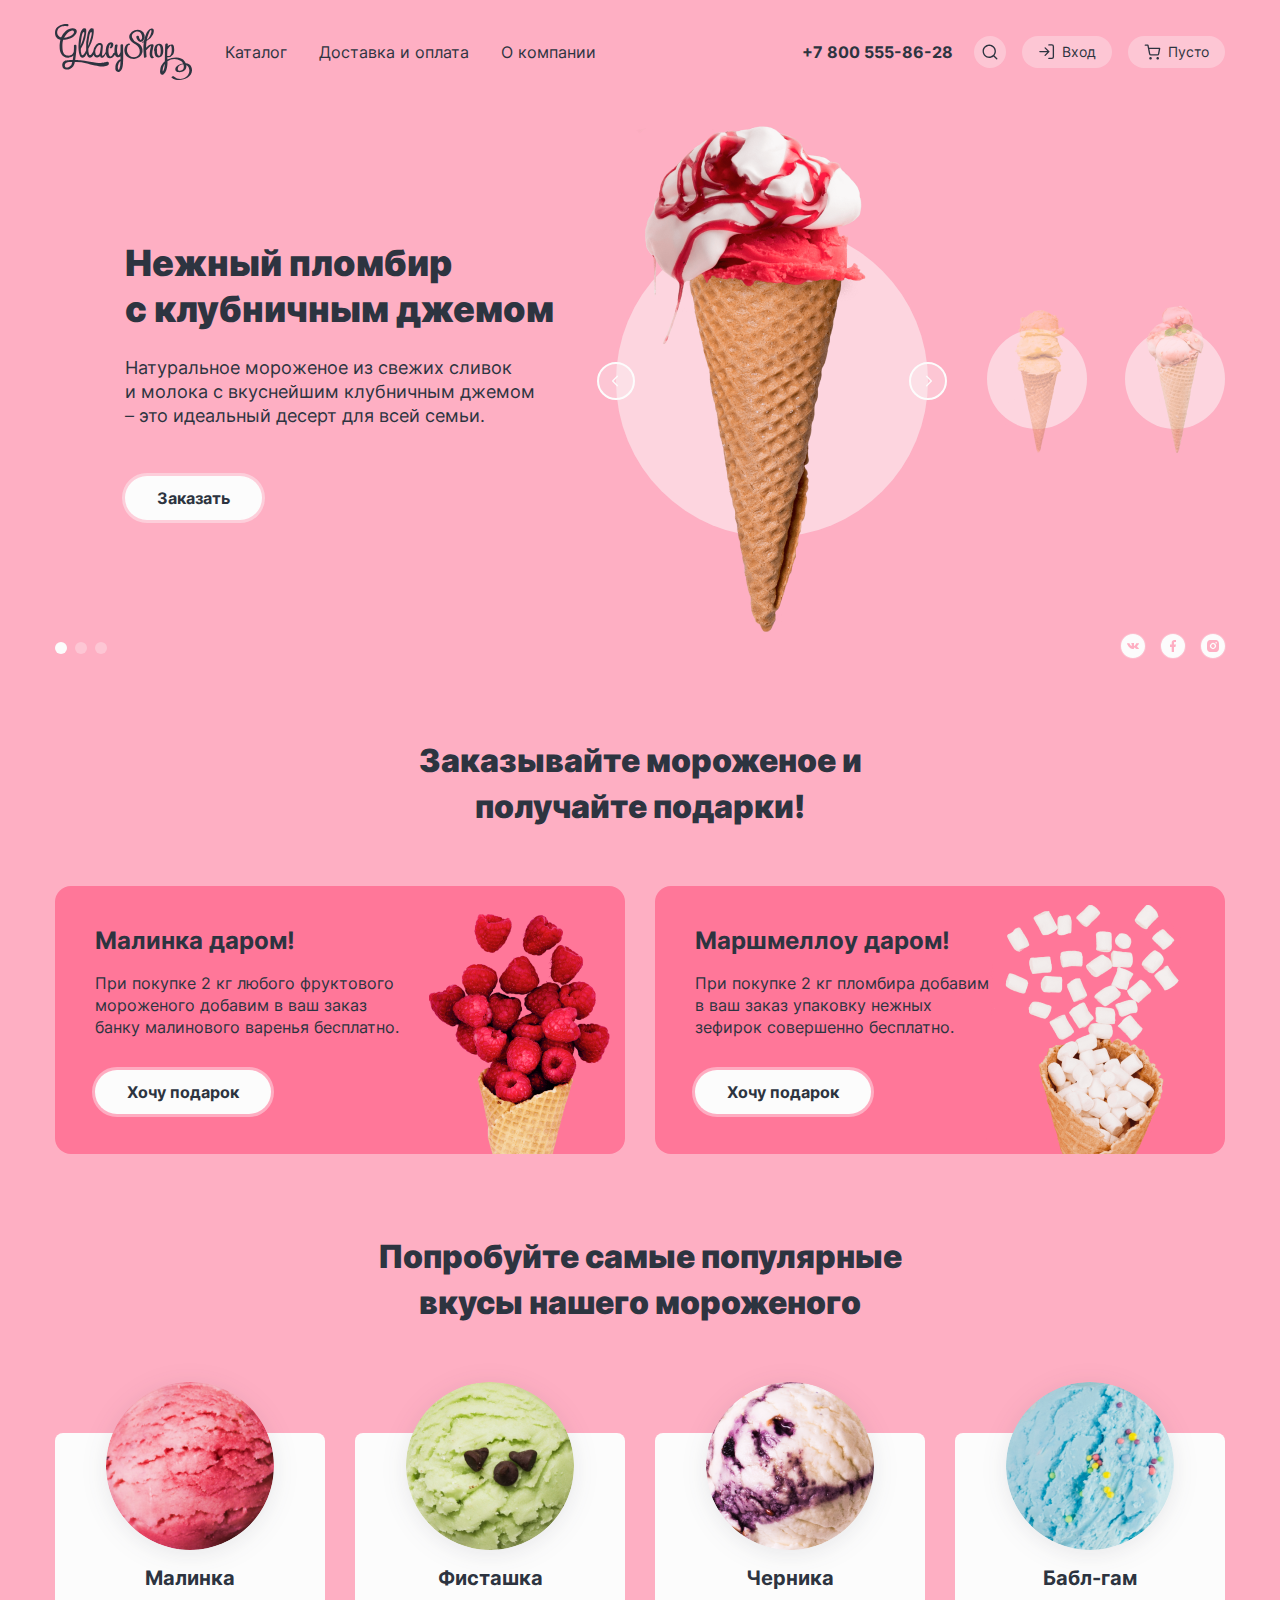
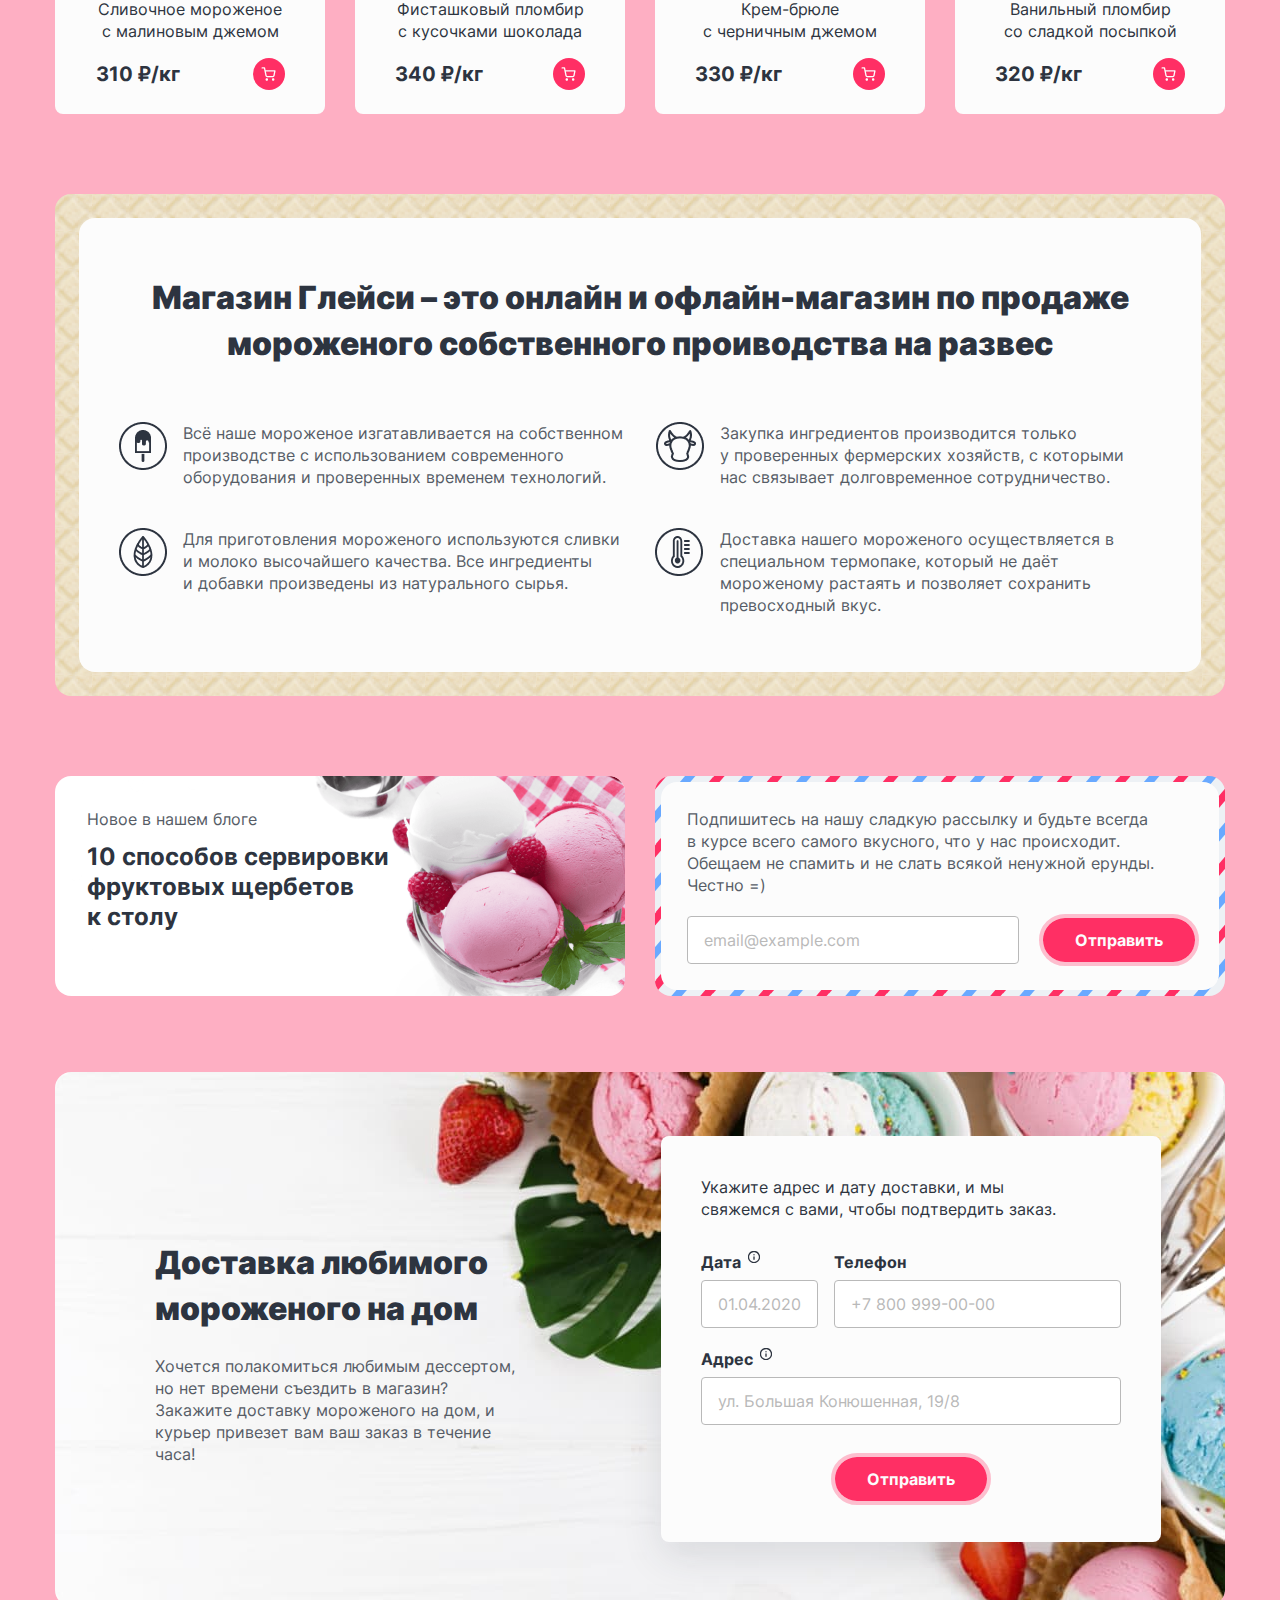
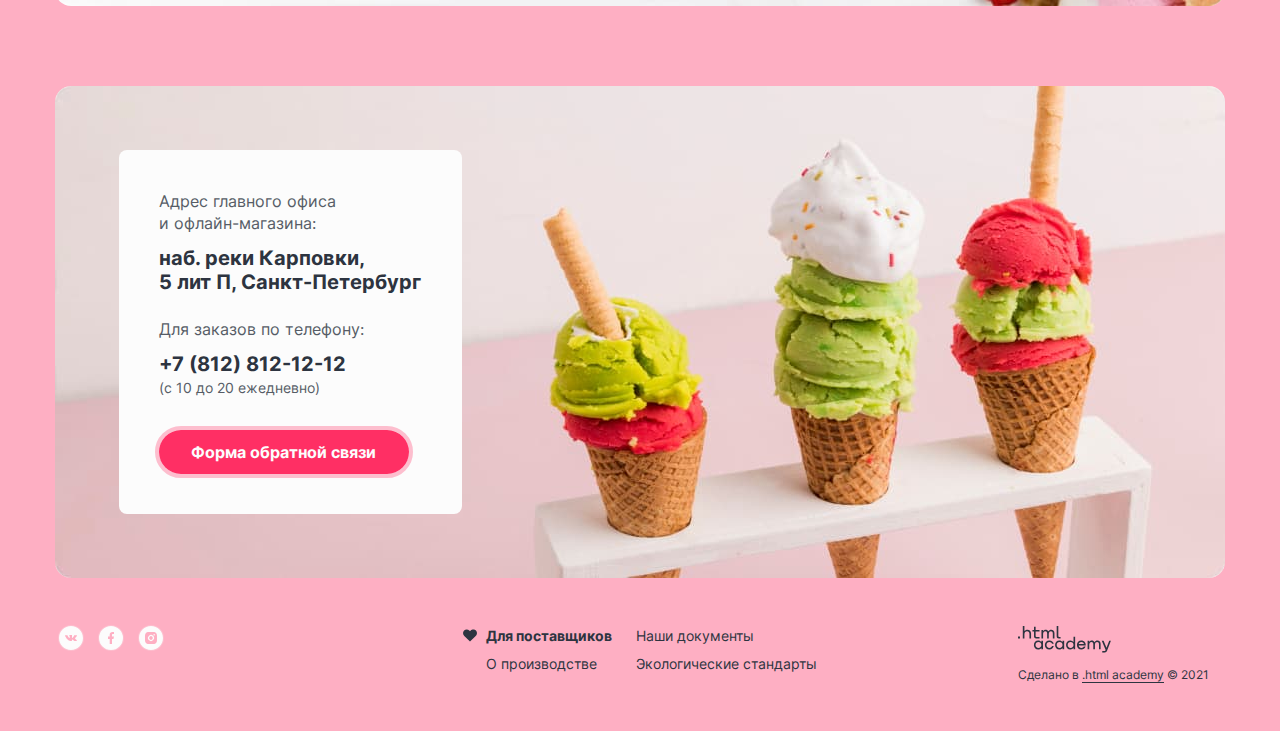
<file: index.html>
<!DOCTYPE html>
<html lang="ru">
    <head>
        <meta charset="utf-8">
        <link rel="stylesheet" href="css/style.css">
        <link rel="icon" type="image/png" sizes="32x32" href="favicon.png">
        <title>Gllacy</title>
    </head>
    <body class="bg-slides-item-1">
        <div class="body-inner">
            <header class="main-header">
                <nav class="main-nav">
                    <a class="logo-link">
                        <span class="visually-hidden">Логотип Глэйси</span>
                        <svg aria-hidden="true" focusable="false" width="137" height="56" fill="none" xmlns="http://www.w3.org/2000/svg"><path d="M52.79 37.76a3.43 3.43 0 0 0-1.91.33s-2.68 2.26-15.89-.34c-9.71-1.92-14.76-1.72-14.76-1.72s1.63-11.24 1.18-14.38a.9.9 0 0 0-.3-.6.89.89 0 0 0-.63-.22c-.97 0-1.56.38-1.56.9a43 43 0 0 1-.22 6.36 5.38 5.38 0 0 1-5.5 3.53c-4.23-.3-5.12-3.37-5.5-5.47-.36-2.1-.58-7.94.53-10.33 0 0 6.38.22 10.39-3.23 4-3.45 3.75-6.44 1.86-7.71-1.9-1.28-6.34-1.06-9.75 2.09a17.41 17.41 0 0 0-4.53 6.3s-5-1.09-3.86-6.37c1.22-5.52 8.69-4.87 8.69-4.87 1.56.3 1.63.45 2.15-.08.51-.52.89-1.87-1.56-1.95C9.17-.08 1.82 1.15.42 6.07c-1.5 5.24 1.27 8.99 5 9.57 0 0-2.04 9.08.48 13.58a7.97 7.97 0 0 0 7.66 4.42c1.47 0 4.07-.83 4.8-2.02 0 0-.34 3.22-.63 4.38 0 0-6.18-.08-8.12.9-3.28 1.76-2.6 5.86-1.33 7.32 1.07 1.24 4.28 1.91 6.6.8a8.87 8.87 0 0 0 4.95-6.91 35 35 0 0 1 11.15 1.22c5.5 1.65 13.15 3.2 15.44 3.2 2.3 0 7.13-.67 7.42-2.6.16-1.27-.31-1.94-1.05-2.17ZM14.12 7.72s2.92-2.25 4.32-.85a1.94 1.94 0 0 1 .08 2.54c-.59.77-2.14 3.21-9.5 4.43 0 0 2.32-4.1 5.1-6.12Zm.24 34.97s-4.03 2.22-4.45-.79a2.86 2.86 0 0 1 1.46-3.24c.7-.35 1.66-.8 5.86-.64a5.72 5.72 0 0 1-2.87 4.67Z" fill="#2D3440"/><path d="M65.51 21.33V27.52c-.07.82-.33 1.6-.76 2.28a5 5 0 0 1-1.05 1.32c-.47.42-.79-.5-.96-.9-1.24-2.61-.64-6.12-.16-8.86.22-1.31-2.42-.97-2.62.2a26.7 26.7 0 0 0-.5 7.1 1.65 1.65 0 0 0-1.18.67c-.46.98-1.79 4.23-3.41 2.93-1.18-.9-1.3-3.37-1.43-4.74-.14-1.9.1-3.82.73-5.63-.05.15 1.02-2.54 1.49-1.54a3.3 3.3 0 0 1-.55 2.82c-1.4 1.06.78 1.5 1.62.85 1.6-1.21 2.68-5.13-.06-5.6-3.09-.52-4.84 2.63-5.5 5.13-.34 1.43-.49 2.9-.44 4.38-.42.76-1.87 3.18-2.71 3.6-1 .52-.98-.2-.95-.68.04-.46.48-4.63.73-7.43a5.23 5.23 0 0 0-.45-3.28c-.38-.78-3.56-2.54-6.36.75a10.75 10.75 0 0 0-2.74 6.3 34 34 0 0 1-.63 1.22c-1.34 2.47-3.02 3.51-3.62 1.8-.6-1.8-.82-3.69-.66-5.57a34.78 34.78 0 0 0 4.5-10.56c1.34-5.99 1.09-8.96.37-9.47-.73-.5-3.79-1.74-5.63 5.62a48.41 48.41 0 0 0-1.42 16.08c-.28.6-.64 1.34-1.1 2.18-1.33 2.47-3 3.51-3.6 1.8-.6-1.8-.81-3.69-.64-5.57a34.78 34.78 0 0 0 4.5-10.56c1.39-6.07 1.11-9.04.39-9.55-.72-.5-3.79-1.74-5.62 5.62s-2.2 15.4-.45 20.79c0 0 .97 3.03 2.77 2.8 1.48-.18 3.25-1.65 4.3-4.4.11.54.26 1.07.43 1.6 0 0 .96 3.03 2.76 2.8 1.22-.14 2.67-1.18 3.69-3.07.63 1.65 2 3 3.75 2.7 2.37-.43 2.86-1.73 2.86-1.73s-.04 2.14 1.48 2.14c1.36 0 2.43-.8 3.5-2.84l.7-1.34c.3 1.94 1.1 3.65 2.67 4.35 2.67 1.16 5-1.06 6.37-3.25a3.88 3.88 0 0 0 2.2 2.36 3.3 3.3 0 0 0 3.36-.84v3.16c-.49-.02-.97.11-1.38.38a10.52 10.52 0 0 0-3.73 9.46 2.92 2.92 0 0 0 1.47 2.3 2.86 2.86 0 0 0 2.72.04c2.76-1.2 3.18-5.39 3.41-7.94.56-6.14.13-12.53.13-18.69 0-1.13-2.59-.6-2.59.32ZM26.93 11.27c.62-2.39 1.19-3.34 1.78-3.34.6 0 .83.64.41 2.7-.77 3.95-2 7.8-3.64 11.46 0 0 .84-8.43 1.45-10.82Zm7.5 0c.61-2.39 1.18-3.34 1.74-3.34.55 0 .83.64.41 2.7-.41 2.06-1.78 7.75-3.64 11.46 0 0 .9-8.43 1.49-10.82Zm11.45 11.2c-.07.53-.4 3.86-.89 5.66-.48 1.8-.81 2.44-2.25 3.06-1.44.62-2.17-1.28-2.17-1.28-1.03-2.88.34-5.4 1.48-7.12 1.14-1.73 2.3-1.88 2.95-1.8a1.2 1.2 0 0 1 .9 1c.03.17.02.33-.02.49Zm19.56 16.19a16.4 16.4 0 0 1-1.4 7.02c-.63.12-.9-.11-1.1-1.12a9.73 9.73 0 0 1 0-2.92 8.11 8.11 0 0 1 2.47-4.63c.04.57.04 1.12.03 1.65ZM82.18 18.79a9.6 9.6 0 0 1-5.08-5.4c-1.14-3.43 2.6-5.96 5.58-5.8 2.98.14 4.58 3.25 4.45 6.02-.05.98-.66 3.2-1.87 2.04a5.74 5.74 0 0 1-1.39-3.26c-.17-1.09-2.76-.44-2.58.7.52 3.3 4.03 6.91 7.04 3.47A6.63 6.63 0 0 0 86 6.46a9.04 9.04 0 0 0-11.15 3.9c-2.43 4.36 2.44 8.62 5.9 10.17 5.55 3 5.75 12.63-1.62 12.7a7.38 7.38 0 0 1-6.85-5.05c-.5-1.5-.25-6.78 1.78-7.19 1.61-.31 1.18-1.8-.4-1.52-3.3.65-4.52 4.96-4.2 7.97.52 4.8 4.97 7.49 9.46 7.45a8.47 8.47 0 0 0 5.5-1.83 8.61 8.61 0 0 0 3.08-4.96 8.47 8.47 0 0 0-1-5.62c-.96-1.7-2.5-3-4.32-3.69Z" fill="#2D3440"/><path d="M98.73 33.07c-2.54-1.4-1.09-6.8-.7-8.88.24-1.34 1.37-3.4-.44-3.86-2.13-.52-4.66 1.52-6.49 3.47 0-2.25.17-4.5.5-6.73a13.94 13.94 0 0 0 6.39-6.64c1.16-2.34 1.72-7.19-2.2-5.77-3.55 1.26-4.77 5.4-5.89 8.71-.42 1.28-.74 2.6-.97 3.93-.35.15-.72.28-1.08.4-1.48.46-1.29 1.26.2.8l.73-.24c-.71 5.04-.23 10.33.22 15.28 0 .49 2.67 0 2.58-.7-.2-2.21-.37-4.42-.44-6.62.22-.06.4-.18.56-.35a20.15 20.15 0 0 1 3.56-3.53l.41-.3c.6-.48.71-.49.34 0-.14.85-.32 1.7-.55 2.54-.5 2.7-1.9 7.99 1.2 9.69.66.34 3.06-.67 2.07-1.2ZM92.95 11.4c.27-.8.64-1.59.98-2.36.42-.97 1.54-4.29 2.35-2.7.65 1.27-.38 3.34-.83 4.56a10.68 10.68 0 0 1-3.56 4.76c.26-1.44.61-2.86 1.06-4.26Z" fill="#2D3440"/><path d="M108.3 26.77c0-2.95-.33-6.75-3.83-7.06-3.84-.35-5.34 3.7-5.4 6.73a.53.53 0 0 0 .32.51c0 2.83.67 6.53 4.01 6.47 3.72-.06 4.9-3.34 4.9-6.65Zm-4.45 4.93c-2.18-.9-1.98-4.68-1.84-6.51a.49.49 0 0 0-.21-.48c.27-1.8.96-4.49 2.55-3.15 1.26 1.1 1.29 3.73 1.35 5.25.05 1.06-.08 5.55-1.84 4.89h-.01ZM136.35 43c-1-2.6-3.2-3.6-5.6-3.7a10.1 10.1 0 0 0-1.01-1.88c-3.48-5.2-11.75-4.49-17.35-1.8 0-.81-.08-1.63-.11-2.45a6.46 6.46 0 0 0 5.8-2.7c1.48-2.14 1.27-5.95.68-8.36-.55-2.27-2.74-1.86-4.39-1.1-.6.28-1.16.66-1.66 1.12 0-.6.1-1.2.15-1.8.1-1.38-2.53-1.03-2.62.2-.41 5.56-.27 11.1-.4 16.66a13.26 13.26 0 0 0-4.77 10.87c0 2.04 1.72 3.6 3.56 2.14 2.57-2 3.36-5.96 3.71-9 .15-1.34.2-2.7.14-4.06a12.38 12.38 0 0 1 13.54-.1 6.23 6.23 0 0 1 2.02 2.43c-1.42.26-2.8.7-4.11 1.33-1.53.74-3.79 2.48-3.68 4.44a2.71 2.71 0 0 0 2.04 2.7.8.8 0 0 0 .25.07c5.47.9 9.54-2.36 8.76-6.95 2.67 1.46 3.66 4.86 2.71 7.78-2.13 6.56-10.32 8.03-15.09 3.64-.52-.47-2.84.52-2.43.9 6.9 6.35 24.06.48 19.86-10.38Zm-26.66-1.6a14.05 14.05 0 0 1-1.02 4.63c-.22.5-.46.97-.72 1.43 0 0-.23.06-.28-.64 0-2.52.72-4.99 2.09-7.1l-.07 1.69Zm2.78-16.05a.7.7 0 0 0 .14-.15c.48-.81 1.04-1.57 1.69-2.26.47-.53 1-1 1.61-1.36.29.14.58.9.69 1.91.27 2.5.39 9.08-3.51 8.46-.3-.01-.6.04-.9.15 0-2.28.12-4.51.28-6.75Zm11.65 21.34h-.05c-1.5-.36-1.34-1.8-1.14-2.77.43-2.27 3.18-3.5 5.44-3.6 1.15 3.24.26 7.12-4.25 6.37Z" fill="#2D3440"/></svg>
                    </a>
                    <ul class="main-nav-list">
                        <li class="main-nav-item catalog-item-wrapper">
                            <a class="main-nav-link" href="catalog.html">Каталог</a>
                            <ul class="catalog-tastes">
                                <li class="catalog-new-items">
                                    <a class="catalog-tastes-link" href="#">Новинки</a>
                                </li>
                                <li class="catalog-tastes-item">
                                    <a class="catalog-tastes-link" href="#">Сливочное</a>
                                </li>
                                <li class="catalog-tastes-item">
                                    <a class="catalog-tastes-link catalog-tastes-link-current" href="#">Щербеты</a>
                                </li>
                                <li class="catalog-tastes-item">
                                    <a class="catalog-tastes-link" href="#">Фруктовый лед</a>
                                </li>
                                <li class="catalog-tastes-item">
                                    <a class="catalog-tastes-link" href="#">Мелорин</a>
                                </li>
                            </ul>
                        </li>
                        <li class="main-nav-item">
                            <a class="main-nav-link" href="#">Доставка и оплата</a>
                        </li>
                        <li class="main-nav-item">
                            <a class="main-nav-link" href="#">О компании</a>
                        </li>
                    </ul>
                </nav>
                <div class="user-nav">
                    <a class="contact-phone" href="tel:+78005558628">+7 800 555-86-28</a>
                    <div class="link-btn-wrapper main-search-wrapper">
                        <a class="link-btn main-search" href="#">
                            <svg class="link-btn-icon" aria-hidden="true" focusable="false" width="18" height="18" fill="none" xmlns="http://www.w3.org/2000/svg"><path fill-rule="evenodd" clip-rule="evenodd" d="M2.913 8.2462c0-2.9455 2.3877-5.3333 5.3333-5.3333 2.9455 0 5.3333 2.3878 5.3333 5.3333 0 1.4393-.5701 2.7453-1.4967 3.7048a.6766.6766 0 0 0-.1319.1319c-.9595.9266-2.2655 1.4967-3.7047 1.4967-2.9456 0-5.3334-2.3878-5.3334-5.3334Zm9.5524 5.162c-1.1493.9405-2.6183 1.5047-4.2191 1.5047-3.682 0-6.6667-2.9848-6.6667-6.6667 0-3.6819 2.9848-6.6666 6.6667-6.6666 3.6819 0 6.6666 2.9847 6.6666 6.6666 0 1.6009-.5642 3.07-1.5047 4.2192l2.8094 2.8094a.6667.6667 0 1 1-.9428.9429l-2.8094-2.8095Z" fill="#2D3440"/></svg>
                            <span class="visually-hidden">Поиск</span>
                        </a>
                        <div class="popover popover-search">
                            <form class="popover-search-form" action="https://echo.htmlacademy.ru" method="get">
                                <div class="input-wrapper">
                                    <label class="visually-hidden" for="input-search">Поиск по сайту:</label>
                                    <input class="basic-input popover-input" id="input-search" type="text" name="input-search" placeholder="Поиск по сайту">
                                    <button class="popover-clear popover-search-clear" type="reset">
                                        <span class="visually-hidden">Очистить</span>
                                    </button>
                                </div>
                            </form>
                        </div>
                    </div>
                    <div class="link-btn-wrapper main-sign-in-wrapper">
                        <a class="link-btn main-sign-in" href="#">
                            <svg class="link-btn-icon" aria-hidden="true" focusable="false" width="18" height="18" fill="none" xmlns="http://www.w3.org/2000/svg"><path fill-rule="evenodd" clip-rule="evenodd" d="M10.2084 1.875a.6667.6667 0 0 1 .6666-.6667h3a2.1666 2.1666 0 0 1 2.1667 2.1667v10.5a2.167 2.167 0 0 1-2.1667 2.1667h-3a.6667.6667 0 0 1 0-1.3334h3a.8336.8336 0 0 0 .8334-.8333v-10.5a.8333.8333 0 0 0-.8334-.8333h-3a.6667.6667 0 0 1-.6666-.6667ZM6.6536 4.4036a.6667.6667 0 0 1 .9428 0l3.7454 3.7454a.6645.6645 0 0 1 .1999.476.6645.6645 0 0 1-.1999.476l-3.7454 3.7454a.6667.6667 0 1 1-.9428-.9428l2.612-2.612H1.875a.6667.6667 0 0 1 0-1.3333h7.3905l-2.612-2.6119a.6667.6667 0 0 1 0-.9428Z" fill="#2D3440"/></svg>
                            Вход
                        </a>
                        <div class="popover popover-sign-in">
                            <h2>Личный кабинет</h2>
                            <form class="popover-sign-in-form" action="https://echo.htmlacademy.ru" method="post">
                                <div class="input-wrapper">
                                    <label class="visually-hidden" for="sign-in-email">Введите e-mail:</label>
                                    <input class="basic-input popover-input" id="sign-in-email" type="email" name="sign-in-email" placeholder="email@example.com" required>
                                    <button class="popover-clear popover-email-clear" type="reset">
                                        <span class="visually-hidden">Очистить</span>
                                    </button>
                                </div>
                                <div class="input-wrapper">
                                    <label class="visually-hidden" for="sing-in-password">Введите пароль:</label>
                                    <input class="basic-input popover-input" id="sing-in-password" type="password" name="sing-in-password" placeholder="Введите пароль" required>
                                    <button class="popover-clear popover-password-clear" type="reset">
                                        <span class="visually-hidden">Очистить</span>
                                    </button>
                                </div>
                                <div class="popover-sign-in-inner">
                                    <button class="button additional-btn sign-in-submit" type="submit">Войти</button>
                                    <div class="sign-in-link-wrapper">
                                        <a class="forgot-password" href="#">Забыли пароль?</a>
                                        <a class="log-in" href="#">Регистрация</a>
                                    </div>
                                </div>
                            </form>
                        </div>
                    </div>
                    <div class="link-btn-wrapper main-basket-wrapper">
                        <a class="link-btn main-basket" href="#">
                            <svg class="link-btn-icon" aria-hidden="true" focusable="false" width="17" height="16" fill="none" xmlns="http://www.w3.org/2000/svg"><path fill-rule="evenodd" clip-rule="evenodd" d="M1.3125.4896a.6667.6667 0 0 0 0 1.3333h2.061l.5397 2.6963a.6625.6625 0 0 0 .0111.0556l1.0888 5.4398.0001.0005a1.9705 1.9705 0 0 0 1.9632 1.5858h6.3247a1.9704 1.9704 0 0 0 1.9633-1.5863l.001-.005 1.043-5.4692a.6669.6669 0 0 0-.6549-.7915H5.1188l-.5451-2.7235A.6667.6667 0 0 0 3.92.4896H1.3125Zm5.0082 9.2643-.935-4.6717h9.462l-.8915 4.6747a.6366.6366 0 0 1-.6366.5107v-.0001H6.9707v-.0001l-.0128.0002a.6366.6366 0 0 1-.637-.5128l-.0002-.001Zm-1.1103 4.4397c0-.7279.5902-1.3181 1.3181-1.3181.728 0 1.318.5902 1.318 1.3181 0 .728-.59 1.3181-1.318 1.3181-.728 0-1.318-.5901-1.318-1.3181Zm7.17 0c0-.7279.5901-1.3181 1.3181-1.3181.7279 0 1.3181.5902 1.3181 1.3181 0 .728-.5902 1.3181-1.3181 1.3181-.728 0-1.3181-.5901-1.3181-1.3181Z" fill="#2D3440"/></svg>
                            Пусто
                        </a>
                        <div class="popover popover-basket-empty">
                            <b>Ваша корзина пока пуста</b>
                        </div>
                    </div>
                </div>
            </header>
            <main class="main-container">
                <h1 class="visually-hidden">Онлайн-магазин мороженого Gllacy Shop</h1>
                <section class="slides">
                    <h2 class="visually-hidden">Слайдер</h2>
                    <ul class="slides-list">
                        <li class="slides-item slides-item-1 slides-item-current">
                            <div class="slide-left-column">
                                <h3 class="slide-header">Нежный пломбир <br> с клубничным джемом</h3>
                                <p class="slide-description">Натуральное мороженое из свежих сливок <br> и молока с вкуснейшим клубничным джемом – это идеальный десерт для всей семьи.</p>
                                <a class="button basic-btn slide-order-btn" href="#">Заказать</a>
                            </div>
                            <div class="slide-right-column">
                                <figure class="slide-image">
                                    <img src="./image/content/slide-strawberry.png" width="306" height="507" alt="Клубничный пломбир">
                                </figure>
                                <figure class="image-following image-following-1">
                                    <img src="./image/content/slide-banana-small.png" width="66" height="150" alt="Банановый пломбир">
                                </figure>
                                <figure class="image-following image-following-2">
                                    <img src="./image/content/slide-caramel-small.png" width="66" height="150" alt="Карамельный пломбир">
                                </figure>
                            </div>
                        </li>
                        <li class="slides-item slides-item-2">
                            <div class="slide-left-column">
                                <h3 class="slide-header">Сливочное мороженое со вкусом банана</h3>
                                <p class="slide-description">Сливочное мороженое с ярким банановым вкусом подарит вам свежесть и наслаждение даже в самый жаркий летний день.</p>
                                <a class="button basic-btn slide-order-btn" href="#">Заказать</a>
                            </div>
                            <div class="slide-right-column">
                                <figure class="slide-image">
                                    <img src="./image/content/slide-banana.png" width="306" height="507" alt="Банановый пломбир">
                                </figure>
                                <figure class="image-following image-following-1">
                                    <img src="./image/content/slide-caramel-small.png" width="66" height="150" alt="Карамельный пломбир">
                                </figure>
                                <figure class="image-following image-following-2">
                                    <img src="./image/content/slide-strawberry-small.png" width="66" height="150" alt="Клубничный пломбир">
                                </figure>
                            </div>
                        </li>
                        <li class="slides-item slides-item-3">
                            <div class="slide-left-column">
                                <h3 class="slide-header">Карамельный пломбир с маршмеллоу</h3>
                                <p class="slide-description">Необычный сладкий десерт с карамельным топпингом и кусочками зефира завоюет сердца сладкоежек всех возрастов.</p>
                                <a class="button basic-btn slide-order-btn" href="#">Заказать</a>
                            </div>
                            <div class="slide-right-column">
                                <figure class="slide-image">
                                    <img src="./image/content/slide-caramel.png" width="306" height="507" alt="Карамельный пломбир">
                                </figure>
                                <figure class="image-following image-following-1">
                                    <img src="./image/content/slide-strawberry-small.png" width="66" height="150" alt="Клубничный пломбир">
                                </figure>
                                <figure class="image-following image-following-2">
                                    <img src="./image/content/slide-banana-small.png" width="66" height="150" alt="Банановый пломбир">
                                </figure>
                            </div>
                        </li>
                    </ul>
                    <div class="buttons-wrapper">
                        <button class="slides-button slides-button-prev" type="button">
                            <span class="visually-hidden">Предыдущий слайд</span>
                            <svg aria-hidden="true" focusable="false" width="7" height="12" fill="none" xmlns="http://www.w3.org/2000/svg">
                                <path fill-rule="evenodd" clip-rule="evenodd" d="M1.1353.8647a.665.665 0 1 0-.9405.9405l4.2013 4.2012-4.2013 4.2013a.665.665 0 0 0 .9404.9405L5.804 6.4795a.665.665 0 0 0 .0028-.9433L1.1354.8647Z" />
                            </svg>
                        </button>
                        <button class="slides-button slides-button-next" type="button">
                            <span class="visually-hidden">Следующий слайд</span>
                            <svg aria-hidden="true" focusable="false" width="7" height="12" fill="none" xmlns="http://www.w3.org/2000/svg">
                                <path fill-rule="evenodd" clip-rule="evenodd" d="M1.1353.8647a.665.665 0 1 0-.9405.9405l4.2013 4.2012-4.2013 4.2013a.665.665 0 0 0 .9404.9405L5.804 6.4795a.665.665 0 0 0 .0028-.9433L1.1354.8647Z" />
                            </svg>
                        </button>
                    </div>
                    <ul class="slides-pagination-list">
                        <li class="slides-pagination-item">
                            <button class="slides-pagination-btn slides-pagination-btn-current" type="button">
                                <span class="visually-hidden">Слайд №1</span>
                            </button>
                        </li>
                        <li class="slides-pagination-item">
                            <button class="slides-pagination-btn" type="button">
                                <span class="visually-hidden">Слайд №2</span>
                            </button>
                        </li>
                        <li class="slides-pagination-item">
                            <button class="slides-pagination-btn" type="button">
                                <span class="visually-hidden">Слайд №3</span>
                            </button>
                        </li>
                    </ul>
                    <ul class="social-list slides-social-list">
                        <li class="social-item">
                            <a class="social-link" href="https://vk.com/htmlacademy">
                                <span class="visually-hidden">ВКонтакте</span>
                                <svg aria-hidden="true" focusable="false" width="24" height="24" fill="none" xmlns="http://www.w3.org/2000/svg">
                                    <path fill-rule="evenodd" clip-rule="evenodd" d="M24 12c0 6.627-5.373 12-12 12S0 18.627 0 12 5.373 0 12 0s12 5.373 12 12Zm-11.412 2.975h-.717s-1.582.083-2.976-1.188c-1.52-1.388-2.863-4.14-2.863-4.14s-.077-.18.007-.268c.095-.098.352-.104.352-.104l1.715-.01s.161.024.277.098c.095.062.149.176.149.176s.277.615.644 1.17c.716 1.085 1.05 1.322 1.293 1.206.354-.17.248-1.533.248-1.533s.007-.496-.178-.716c-.143-.17-.414-.22-.533-.235-.096-.011.062-.207.267-.295.309-.133.854-.14 1.498-.135.501.005.645.032.842.074.455.096.44.405.41 1.07-.01.2-.02.43-.02.697 0 .06-.002.124-.004.19-.01.34-.023.73.233.876.132.074.453.011 1.256-1.185.381-.566.667-1.233.667-1.233s.062-.119.16-.17c.098-.051.232-.036.232-.036l1.805-.01s.542-.056.63.158c.091.226-.203.751-.94 1.612-.696.813-1.036 1.115-1.01 1.38.02.196.242.372.67.72.888.722 1.124 1.101 1.18 1.192a.447.447 0 0 0 .011.016c.398.578-.44.623-.44.623l-1.603.02s-.345.06-.798-.214c-.237-.142-.469-.375-.69-.597-.337-.339-.649-.652-.915-.578-.447.124-.433.967-.433.967s.004.18-.098.277c-.11.104-.328.125-.328.125Z" />
                                </svg>
                            </a>
                        </li>
                        <li class="social-item">
                            <a class="social-link" href="https://www.facebook.com/htmlacademy">
                                <svg aria-hidden="true" focusable="false" width="24" height="24" fill="none" xmlns="http://www.w3.org/2000/svg">
                                    <path fill-rule="evenodd" clip-rule="evenodd" d="M24 12a12 12 0 1 1-24 0 12 12 0 0 1 24 0Zm-9.57.9H13V18h-2.29v-5.1H9v-2.4h1.71V8.82c0-1.83 1.1-2.82 2.66-2.82.74 0 1.44.06 1.63.08V8.1h-.86C13 8.1 13 8.68 13 9.3v1.2h2l-.57 2.4Z" />
                                </svg>
                            </a>
                        </li>
                        <li class="social-item">
                            <a class="social-link" href="https://vk.com/htmlacademy">
                                <span class="visually-hidden">Инстаграм</span>
                                <svg aria-hidden="true" focusable="false" width="24" height="24" fill="none" xmlns="http://www.w3.org/2000/svg">
                                    <path fill-rule="evenodd" clip-rule="evenodd" d="M24 12c0 6.6274-5.3726 12-12 12S0 18.6274 0 12 5.3726 0 12 0s12 5.3726 12 12Zm-9.5268-5.964C13.8336 6.006 13.6302 6 12 6c-1.6302 0-1.8336.0078-2.4732.036-.6396.03-1.074.1302-1.4568.279a2.9383 2.9383 0 0 0-1.0632.6918A2.928 2.928 0 0 0 6.315 8.07c-.1488.3828-.249.8172-.279 1.4568C6.006 10.1664 6 10.3698 6 12c0 1.6302.0078 1.8336.036 2.4732.03.639.1302 1.0746.279 1.4568.1506.4005.3866.7633.6918 1.0632a2.9334 2.9334 0 0 0 1.0632.6918c.3828.1482.8178.249 1.4568.279.6396.03.843.036 2.4732.036 1.6302 0 1.8336-.0078 2.4732-.036.639-.03 1.0746-.1308 1.4568-.279a2.948 2.948 0 0 0 1.0632-.6918 2.929 2.929 0 0 0 .6918-1.0632c.1482-.3828.249-.8178.279-1.4568.03-.6396.036-.843.036-2.4732 0-1.6302-.0078-1.8336-.036-2.4732-.03-.639-.1308-1.0746-.279-1.4568a2.9444 2.9444 0 0 0-.6918-1.0632c-.3336-.333-.6672-.5394-1.0632-.6918-.3828-.1488-.8178-.249-1.4568-.279ZM9.8787 9.8787a3.0001 3.0001 0 1 1 4.2427 4.2428 3.0001 3.0001 0 0 1-4.2427-4.2428Zm5.8016-1.559A.7498.7498 0 0 1 15.15 9.6a.7499.7499 0 0 1-.5303-1.2803.7499.7499 0 0 1 1.0606 0Zm-2.4075 2.4075a1.8 1.8 0 1 0-2.5455 2.5454 1.8 1.8 0 0 0 2.5455-2.5454Z" />
                                </svg>
                            </a>
                        </li>
                    </ul>
                </section>
                <section class="promotions">
                    <h2 class="promotions-header">Заказывайте мороженое и получайте подарки!</h2>
                    <div class="promotions-wrapper">
                        <article class="promotion-item promotion-item-1">
                            <h3 class="promotion-item-header">Малинка даром!</h3>
                            <p class="promotion-item-description">При покупке 2 кг любого фруктового мороженого добавим в ваш заказ банку малинового варенья бесплатно.</p>
                            <a class="button basic-btn" href="#">Хочу подарок</a>
                        </article>
                        <article class="promotion-item promotion-item-2">
                            <h3 class="promotion-item-header">Маршмеллоу даром!</h3>
                            <p class="promotion-item-description">При покупке 2 кг пломбира добавим в ваш заказ упаковку нежных зефирок совершенно бесплатно.</p>
                            <a class="button basic-btn" href="#">Хочу подарок</a>
                        </article>
                    </div>
                </section>
                <section class="popular">
                    <h2 class="popular-header">Попробуйте самые популярные вкусы нашего мороженого</h2>
                    <div class="pupular-wrapper">
                        <article class="catalog-item">
                            <h3 class="catalog-item-header">
                                <a class="catalog-header-link" href="#">Малинка</a>
                            </h3>
                            <a class="catalog-image-link" href="#">
                                <img src="image/content/raspberries.png" width="168" height="168" alt="Сливочное мороженое с малиновым джемом.">
                            </a>
                            <p class="catalog-item-description">Сливочное мороженое с малиновым джемом</p>
                            <div class="catalog-order-wrapper">
                                <span class="catalog-price">310 &#8381;/кг</span>
                                <button class="catalog-btn" type="button">
                                    <span class="visually-hidden">Добавить в корзину</span>
                                    <svg aria-hidden="true" focusable="false" width="16" height="16" fill="none" xmlns="http://www.w3.org/2000/svg">
                                        <path fill-rule="evenodd" clip-rule="evenodd" d="M1.1667 1.25a.6667.6667 0 0 0 0 1.3333h1.7712l.4675 2.3354a.664.664 0 0 0 .0106.0531l.9674 4.8333.0001.0006a1.8254 1.8254 0 0 0 1.8183 1.4691h5.6207a1.8256 1.8256 0 0 0 1.8185-1.4697l.001-.005.9271-4.8614a.6669.6669 0 0 0-.6549-.7915H4.6107l-.4726-2.3614a.6667.6667 0 0 0-.6537-.5358H1.1667ZM5.691 9.5444l-.8134-4.0639h8.2308l-.7756 4.0669a.4923.4923 0 0 1-.4918.3942v-.0001H6.1962v-.0001l-.0128.0002a.4922.4922 0 0 1-.4922-.3962l-.0002-.001Zm-1.1336 3.961c0-.6879.5577-1.2457 1.2457-1.2457.688 0 1.2457.5578 1.2457 1.2457 0 .688-.5577 1.2457-1.2457 1.2457-.688 0-1.2457-.5577-1.2457-1.2457Zm6.3733 0c0-.6879.5577-1.2457 1.2457-1.2457.688 0 1.2457.5578 1.2457 1.2457 0 .688-.5577 1.2457-1.2457 1.2457-.688 0-1.2457-.5577-1.2457-1.2457Z" />
                                    </svg>
                                </button>
                            </div>
                        </article>
                        <article class="catalog-item">
                            <h3 class="catalog-item-header">
                                <a class="catalog-header-link" href="#">Фисташка</a>
                            </h3>
                            <a class="catalog-image-link" href="#">
                                <img src="image/content/pistachio.png" width="168" height="168" alt="Фисташковый пломбир с кусочками шоколада.">
                            </a>
                            <p class="catalog-item-description">Фисташковый пломбир с кусочками шоколада</p>
                            <div class="catalog-order-wrapper">
                                <span class="catalog-price">340 &#8381;/кг</span>
                                <button class="catalog-btn" type="button">
                                    <span class="visually-hidden">Добавить в корзину</span>
                                    <svg aria-hidden="true" focusable="false" width="16" height="16" fill="none" xmlns="http://www.w3.org/2000/svg">
                                        <path fill-rule="evenodd" clip-rule="evenodd" d="M1.1667 1.25a.6667.6667 0 0 0 0 1.3333h1.7712l.4675 2.3354a.664.664 0 0 0 .0106.0531l.9674 4.8333.0001.0006a1.8254 1.8254 0 0 0 1.8183 1.4691h5.6207a1.8256 1.8256 0 0 0 1.8185-1.4697l.001-.005.9271-4.8614a.6669.6669 0 0 0-.6549-.7915H4.6107l-.4726-2.3614a.6667.6667 0 0 0-.6537-.5358H1.1667ZM5.691 9.5444l-.8134-4.0639h8.2308l-.7756 4.0669a.4923.4923 0 0 1-.4918.3942v-.0001H6.1962v-.0001l-.0128.0002a.4922.4922 0 0 1-.4922-.3962l-.0002-.001Zm-1.1336 3.961c0-.6879.5577-1.2457 1.2457-1.2457.688 0 1.2457.5578 1.2457 1.2457 0 .688-.5577 1.2457-1.2457 1.2457-.688 0-1.2457-.5577-1.2457-1.2457Zm6.3733 0c0-.6879.5577-1.2457 1.2457-1.2457.688 0 1.2457.5578 1.2457 1.2457 0 .688-.5577 1.2457-1.2457 1.2457-.688 0-1.2457-.5577-1.2457-1.2457Z" />
                                    </svg>
                                </button>
                            </div>
                        </article>
                        <article class="catalog-item">
                            <h3 class="catalog-item-header">
                                <a class="catalog-header-link" href="#">Черника</a>
                            </h3>
                            <a class="catalog-image-link" href="#">
                                <img src="image/content/blueberry.png" width="168" height="168" alt="Крем-брюле с черничным джемом.">
                            </a>
                            <p class="catalog-item-description">Крем-брюле <br> с черничным джемом</p>
                            <div class="catalog-order-wrapper">
                                <span class="catalog-price">330 &#8381;/кг</span>
                                <button class="catalog-btn" type="button">
                                    <span class="visually-hidden">Добавить в корзину</span>
                                    <svg aria-hidden="true" focusable="false" width="16" height="16" fill="none" xmlns="http://www.w3.org/2000/svg">
                                        <path fill-rule="evenodd" clip-rule="evenodd" d="M1.1667 1.25a.6667.6667 0 0 0 0 1.3333h1.7712l.4675 2.3354a.664.664 0 0 0 .0106.0531l.9674 4.8333.0001.0006a1.8254 1.8254 0 0 0 1.8183 1.4691h5.6207a1.8256 1.8256 0 0 0 1.8185-1.4697l.001-.005.9271-4.8614a.6669.6669 0 0 0-.6549-.7915H4.6107l-.4726-2.3614a.6667.6667 0 0 0-.6537-.5358H1.1667ZM5.691 9.5444l-.8134-4.0639h8.2308l-.7756 4.0669a.4923.4923 0 0 1-.4918.3942v-.0001H6.1962v-.0001l-.0128.0002a.4922.4922 0 0 1-.4922-.3962l-.0002-.001Zm-1.1336 3.961c0-.6879.5577-1.2457 1.2457-1.2457.688 0 1.2457.5578 1.2457 1.2457 0 .688-.5577 1.2457-1.2457 1.2457-.688 0-1.2457-.5577-1.2457-1.2457Zm6.3733 0c0-.6879.5577-1.2457 1.2457-1.2457.688 0 1.2457.5578 1.2457 1.2457 0 .688-.5577 1.2457-1.2457 1.2457-.688 0-1.2457-.5577-1.2457-1.2457Z" />
                                    </svg>
                                </button>
                            </div>
                        </article>
                        <article class="catalog-item">
                            <h3 class="catalog-item-header">
                                <a class="catalog-header-link" href="#">Бабл-гам</a>
                            </h3>
                            <a class="catalog-image-link" href="#">
                                <img src="image/content/bubble-gum.png" width="168" height="168" alt="Ванильный пломбир со сладкой посыпкой.">
                            </a>
                            <p class="catalog-item-description">Ванильный пломбир <br> со сладкой посыпкой</p>
                            <div class="catalog-order-wrapper">
                                <span class="catalog-price">320 &#8381;/кг</span>
                                <button class="catalog-btn" type="button">
                                    <span class="visually-hidden">Добавить в корзину</span>
                                    <svg aria-hidden="true" focusable="false" width="16" height="16" fill="none" xmlns="http://www.w3.org/2000/svg">
                                        <path fill-rule="evenodd" clip-rule="evenodd" d="M1.1667 1.25a.6667.6667 0 0 0 0 1.3333h1.7712l.4675 2.3354a.664.664 0 0 0 .0106.0531l.9674 4.8333.0001.0006a1.8254 1.8254 0 0 0 1.8183 1.4691h5.6207a1.8256 1.8256 0 0 0 1.8185-1.4697l.001-.005.9271-4.8614a.6669.6669 0 0 0-.6549-.7915H4.6107l-.4726-2.3614a.6667.6667 0 0 0-.6537-.5358H1.1667ZM5.691 9.5444l-.8134-4.0639h8.2308l-.7756 4.0669a.4923.4923 0 0 1-.4918.3942v-.0001H6.1962v-.0001l-.0128.0002a.4922.4922 0 0 1-.4922-.3962l-.0002-.001Zm-1.1336 3.961c0-.6879.5577-1.2457 1.2457-1.2457.688 0 1.2457.5578 1.2457 1.2457 0 .688-.5577 1.2457-1.2457 1.2457-.688 0-1.2457-.5577-1.2457-1.2457Zm6.3733 0c0-.6879.5577-1.2457 1.2457-1.2457.688 0 1.2457.5578 1.2457 1.2457 0 .688-.5577 1.2457-1.2457 1.2457-.688 0-1.2457-.5577-1.2457-1.2457Z" />
                                    </svg>
                                </button>
                            </div>
                        </article>
                    </div>
                </section>
                <section class="features">
                    <h2 class="visually-hidden">Особенности магазина Gllacy Shop</h2>
                    <div class="features-inner">
                        <p class="features-header">Магазин Глейси – это онлайн и офлайн-магазин по продаже мороженого собственного проиводства на развес</p>
                        <ul class="features-list">
                            <li class="features-item features-item-ice-cream">
                                <p>Всё наше мороженое изгатавливается на собственном производстве с использованием современного оборудования и проверенных временем технологий.</p>
                            </li>
                            <li class="features-item features-item-cow">
                                <p>Закупка ингредиентов производится только <br> у проверенных фермерских хозяйств, с которыми <br> нас связывает долговременное сотрудничество.</p>
                            </li>
                            <li class="features-item features-item-leaf">
                                <p>Для приготовления мороженого используются сливки <br> и молоко высочайшего качества. Все ингредиенты <br> и добавки произведены из натурального сырья.</p>
                            </li>
                            <li class="features-item features-item-termometer">
                                <p>Доставка нашего мороженого осуществляется в специальном термопаке, который не даёт мороженому растаять и позволяет сохранить превосходный вкус.</p>
                            </li>
                        </ul>
                    </div>
                </section>
                <div class="content-wrapper">
                    <section class="blog">
                        <h2 class="visually-hidden">Новости</h2>
                        <span>Новое в нашем блоге</span>
                        <h3 class="news-header">
                            <a href="#">10 способов сервировки фруктовых щербетов <br> к столу</a>
                        </h3>
                    </section>
                    <section class="subscribe">
                        <div class="subscribe-inner">
                            <h2 class="visually-hidden">Подписка</h2>
                            <p class="subscribe-appeal">Подпишитесь на нашу сладкую рассылку и будьте всегда <br> в курсе всего самого вкусного, что у нас происходит. Обещаем не спамить и не слать всякой ненужной ерунды. Честно =)</p>
                            <form class="subscribe-form" action="https://echo.htmlacademy.ru" method="POST">
                                <label class="visually-hidden" for="subscribe-email">Введите e-mail:</label>
                                <input class="basic-input subscribe-input" type="email" id="subscribe-email" name="subscribe-email" placeholder="email@example.com" required>
                                <button class="button additional-btn subscribe-btn" type="submit">Отправить</button>
                            </form>
                        </div>
                    </section>
                </div>
                <section class="order">
                    <div class="order-left-column">
                        <h2 class="order-header">Доставка любимого мороженого на дом</h2>
                        <p class="order-description">Хочется полакомиться любимым дессертом, но нет времени съездить в магазин? Закажите доставку мороженого на дом, и курьер привезет вам ваш заказ в течение часа!</p>
                    </div>
                    <div class="order-right-column">
                        <p class="order-form-description">Укажите адрес и дату доставки, и мы свяжемся с вами, чтобы подтвердить заказ.</p>
                        <form class="order-form" action="https://echo.htmlacademy.ru" method="POST">
                            <div class="order-date">
                                <label for="order-date-input">Дата</label>
                                <div class="info-wrapper">
                                    <button class="order-info-btn" type="button">
                                        <span class="visually-hidden">Информация</span>
                                    </button>
                                    <div class="order-info-content">
                                        Введите предпочитаемую дату доставки
                                    </div>
                                </div>                            
                                <input class="basic-input" id="order-date-input" type="text" name="order-date" placeholder="01.04.2020" required>
                            </div>
                            <div class="order-phone">
                                <label for="order-phone-input">Телефон</label>
                                <input class="basic-input" id="order-phone-input" type="tel" name="phone-order" placeholder="+7 800 999-00-00" pattern="[0-9]{10}" required>
                            </div>
                            <div class="order-address">
                                <label for="order-address-input">Адрес</label>
                                <div class="info-wrapper">
                                    <button class="order-info-btn" type="button">
                                        <span class="visually-hidden">Информация</span>
                                    </button>
                                    <div class="order-info-content">
                                        Введите название улицы, дома и квартиры
                                    </div>
                                </div> 
                                <input class="basic-input" id="order-address-input" type="text" name="address-order" placeholder="ул. Большая Конюшенная, 19/8" required>
                            </div>                            
                            <button class="button additional-btn order-btn-submit" type="button">Отправить</button>
                        </form>
                    </div>
                </section>
                <div class="address-wrapper">
                    <address class="address">
                        <p>Адрес главного офиса <br> и офлайн-магазина:</p>
                        <b>наб. реки Карповки, <br> 5 лит П, Санкт-Петербург</b>
                        <p>Для заказов по телефону:</p>
                        <b>+7 (812) 812-12-12</b>
                        <span class="opening-hours">(с 10 до 20 ежедневно)</span>
                        <a class="button additional-btn feedback-btn" href="#">Форма обратной связи</a>
                    </address>
                </div>
            </main>
            <footer class="main-footer">
                <ul class="social-list">
                    <li class="social-item">
                        <a class="social-link" href="https://vk.com/htmlacademy">
                            <span class="visually-hidden">ВКонтакте</span>
                            <svg aria-hidden="true" focusable="false" width="24" height="24" fill="none" xmlns="http://www.w3.org/2000/svg">
                                <path fill-rule="evenodd" clip-rule="evenodd" d="M24 12c0 6.627-5.373 12-12 12S0 18.627 0 12 5.373 0 12 0s12 5.373 12 12Zm-11.412 2.975h-.717s-1.582.083-2.976-1.188c-1.52-1.388-2.863-4.14-2.863-4.14s-.077-.18.007-.268c.095-.098.352-.104.352-.104l1.715-.01s.161.024.277.098c.095.062.149.176.149.176s.277.615.644 1.17c.716 1.085 1.05 1.322 1.293 1.206.354-.17.248-1.533.248-1.533s.007-.496-.178-.716c-.143-.17-.414-.22-.533-.235-.096-.011.062-.207.267-.295.309-.133.854-.14 1.498-.135.501.005.645.032.842.074.455.096.44.405.41 1.07-.01.2-.02.43-.02.697 0 .06-.002.124-.004.19-.01.34-.023.73.233.876.132.074.453.011 1.256-1.185.381-.566.667-1.233.667-1.233s.062-.119.16-.17c.098-.051.232-.036.232-.036l1.805-.01s.542-.056.63.158c.091.226-.203.751-.94 1.612-.696.813-1.036 1.115-1.01 1.38.02.196.242.372.67.72.888.722 1.124 1.101 1.18 1.192a.447.447 0 0 0 .011.016c.398.578-.44.623-.44.623l-1.603.02s-.345.06-.798-.214c-.237-.142-.469-.375-.69-.597-.337-.339-.649-.652-.915-.578-.447.124-.433.967-.433.967s.004.18-.098.277c-.11.104-.328.125-.328.125Z" />
                            </svg>
                        </a>
                    </li>
                    <li class="social-item">
                        <a class="social-link" href="https://www.facebook.com/htmlacademy">
                            <svg aria-hidden="true" focusable="false" width="24" height="24" fill="none" xmlns="http://www.w3.org/2000/svg">
                                <path fill-rule="evenodd" clip-rule="evenodd" d="M24 12a12 12 0 1 1-24 0 12 12 0 0 1 24 0Zm-9.57.9H13V18h-2.29v-5.1H9v-2.4h1.71V8.82c0-1.83 1.1-2.82 2.66-2.82.74 0 1.44.06 1.63.08V8.1h-.86C13 8.1 13 8.68 13 9.3v1.2h2l-.57 2.4Z" />
                            </svg>
                        </a>
                    </li>
                    <li class="social-item">
                        <a class="social-link" href="https://vk.com/htmlacademy">
                            <span class="visually-hidden">Инстаграм</span>
                            <svg aria-hidden="true" focusable="false" width="24" height="24" fill="none" xmlns="http://www.w3.org/2000/svg">
                                <path fill-rule="evenodd" clip-rule="evenodd" d="M24 12c0 6.6274-5.3726 12-12 12S0 18.6274 0 12 5.3726 0 12 0s12 5.3726 12 12Zm-9.5268-5.964C13.8336 6.006 13.6302 6 12 6c-1.6302 0-1.8336.0078-2.4732.036-.6396.03-1.074.1302-1.4568.279a2.9383 2.9383 0 0 0-1.0632.6918A2.928 2.928 0 0 0 6.315 8.07c-.1488.3828-.249.8172-.279 1.4568C6.006 10.1664 6 10.3698 6 12c0 1.6302.0078 1.8336.036 2.4732.03.639.1302 1.0746.279 1.4568.1506.4005.3866.7633.6918 1.0632a2.9334 2.9334 0 0 0 1.0632.6918c.3828.1482.8178.249 1.4568.279.6396.03.843.036 2.4732.036 1.6302 0 1.8336-.0078 2.4732-.036.639-.03 1.0746-.1308 1.4568-.279a2.948 2.948 0 0 0 1.0632-.6918 2.929 2.929 0 0 0 .6918-1.0632c.1482-.3828.249-.8178.279-1.4568.03-.6396.036-.843.036-2.4732 0-1.6302-.0078-1.8336-.036-2.4732-.03-.639-.1308-1.0746-.279-1.4568a2.9444 2.9444 0 0 0-.6918-1.0632c-.3336-.333-.6672-.5394-1.0632-.6918-.3828-.1488-.8178-.249-1.4568-.279ZM9.8787 9.8787a3.0001 3.0001 0 1 1 4.2427 4.2428 3.0001 3.0001 0 0 1-4.2427-4.2428Zm5.8016-1.559A.7498.7498 0 0 1 15.15 9.6a.7499.7499 0 0 1-.5303-1.2803.7499.7499 0 0 1 1.0606 0Zm-2.4075 2.4075a1.8 1.8 0 1 0-2.5455 2.5454 1.8 1.8 0 0 0 2.5455-2.5454Z" />
                            </svg>
                        </a>
                    </li>
                </ul>
                <div class="information">
                    <div class="information-left-column">
                        <a class="information-for-suppliers" href="#" >Для поставщиков</a>
                        <a href="#">О производстве</a>
                    </div>
                    <div class="information-right-column">
                        <a href="#">Наши документы</a>
                        <a href="#">Экологические стандарты</a>
                    </div>
                </div>
                <div class="copyright">
                    <a href="https://htmlacademy.ru/">
                        <img class="htmlacademy-logo" src="./image/svg/logo-htmlacademy.svg" width="93" height="27" alt="Логотип HTML Academy">
                    </a>
                    <p>Сделано в <a class="academy-link" href="https://htmlacademy.ru/">.html academy</a> &#169; 2021</p>
                </div>
            </footer>
        </div>
        <div class="modal-container">
            <div class="modal modal-feedback">
                <button class="modal-close-btn">
                    <span class="visually-hidden">Закрыть</span>
                </button>
                <div class="modal-feedback-content">
                    <p>Мы обязательно ответим вам!</p>
                    <form class="feedback-form" action="https://echo.htmlacademy.ru" method="post">
                        <label>
                            <span class="visually-hidden">Введите имя и фамилию</span>
                            <input class="basic-input" type="text" name="feedback-name" placeholder="Имя и фамилия" required>
                        </label>
                        <label>
                            <span class="visually-hidden">Введите e-mail</span>
                            <input class="basic-input" type="text" name="feedback-name" placeholder="email@example.com" required>
                        </label>
                        <label>
                            <span class="visually-hidden">Текст обращения</span>
                            <textarea class="basic-input textarea-input" name="feedback-name" placeholder="В свободной форме" required></textarea>
                        </label>
                        <button class="button additional-btn feedback-form-btn" type="submit">Отправить</button>
                    </form>
                </div>
            </div>
        </div>
        <script src="./scripts/slider.js"></script>
        <script src="./scripts/modal.js"></script>
        <script src="./scripts/main-search.js"></script>
    </body>
</html>
</file>
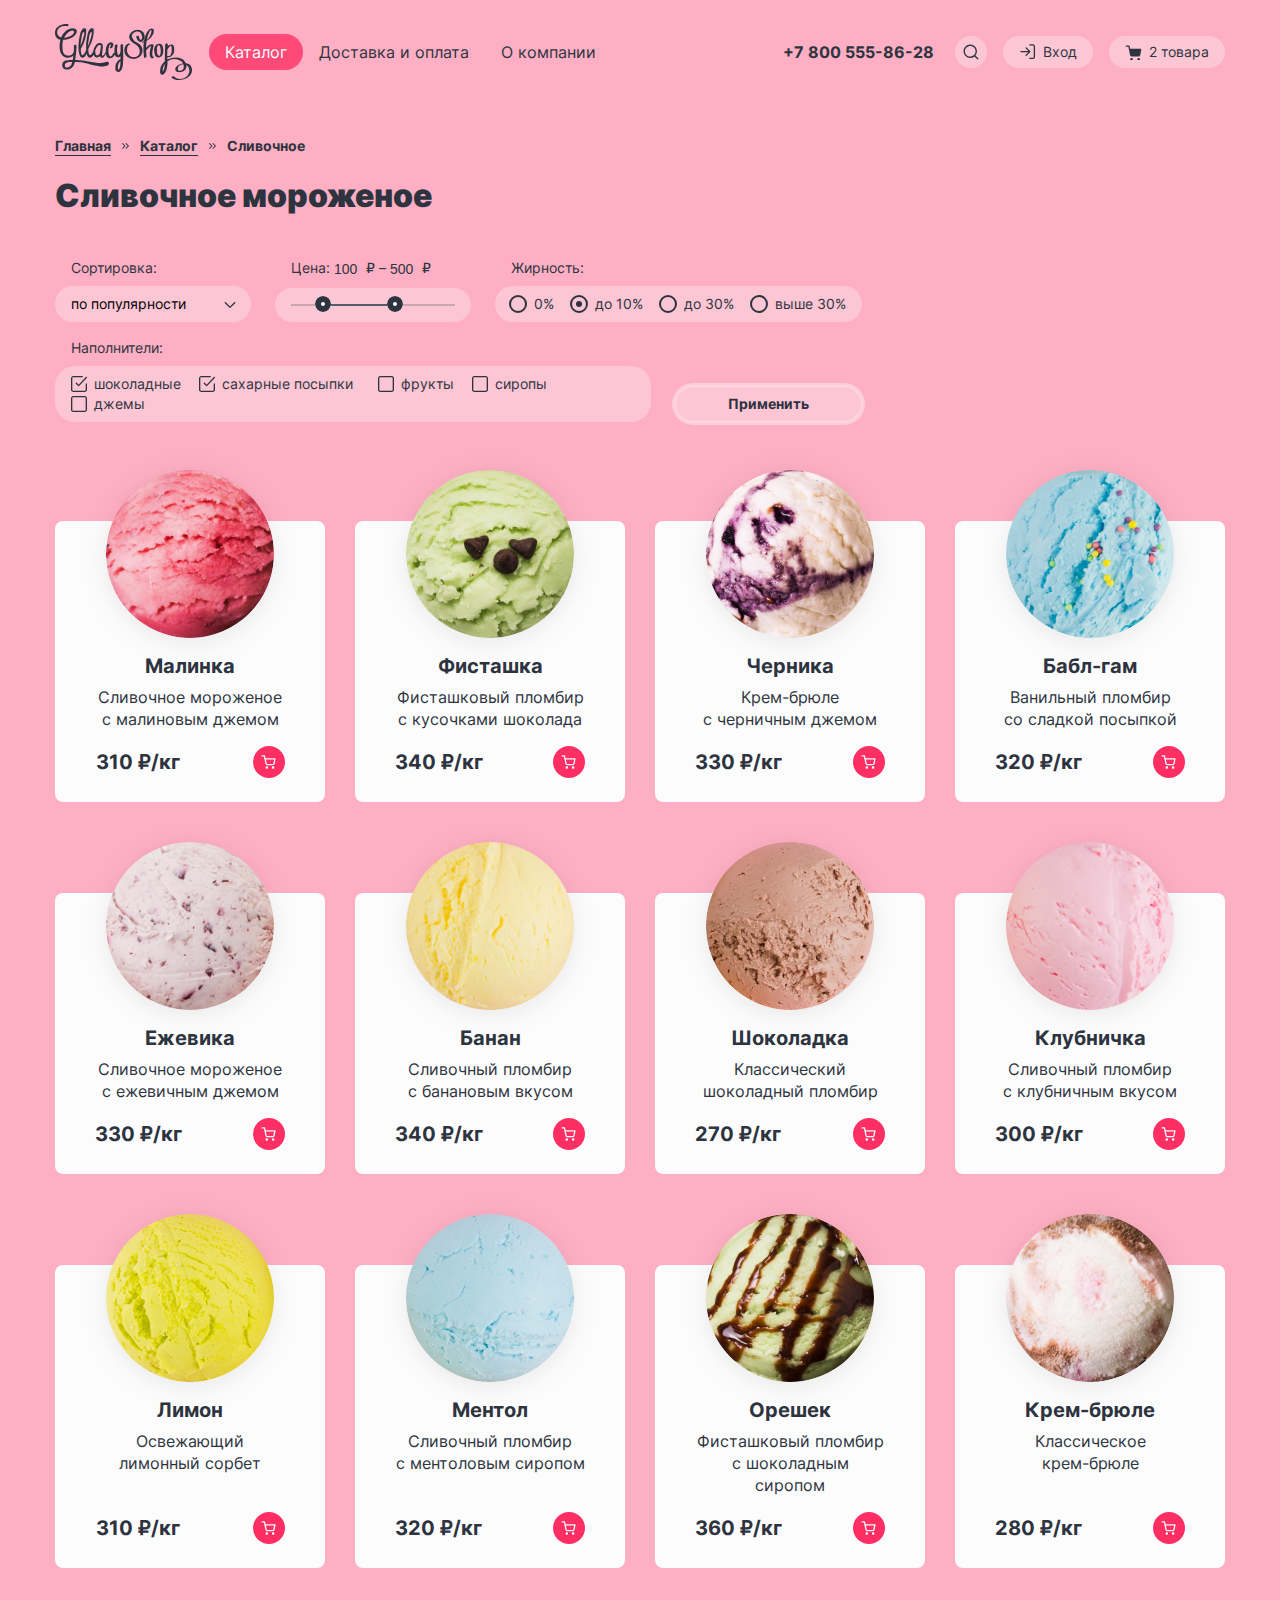
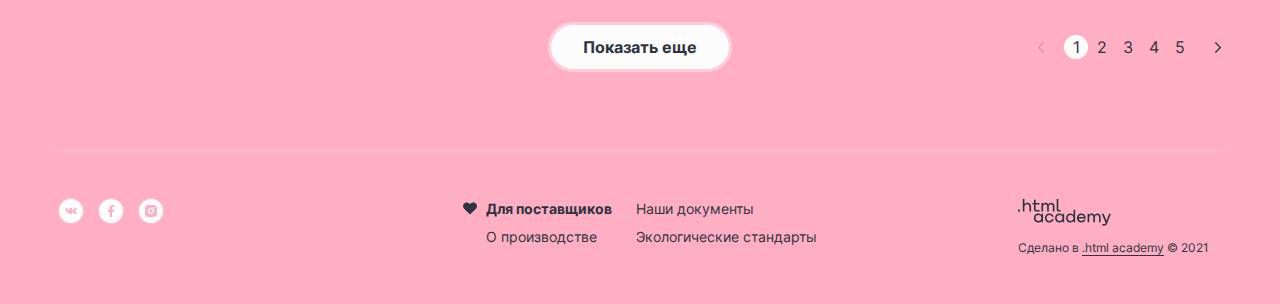
<file: catalog.html>
<!DOCTYPE html>
<html lang="ru">
    <head>
        <meta charset="utf-8">
        <link rel="stylesheet" href="css/style.css">
        <link rel="icon" type="image/png" sizes="32x32" href="favicon.png">
        <title>Gllacy</title>
    </head>
    <body>
        <div class="body-inner">
            <header class="main-header">
                <nav class="main-nav">
                    <a class="logo-link" href="index.html">
                        <span class="visually-hidden">Логотип Глэйси</span>
                        <svg aria-hidden="true" focusable="false" width="137" height="56" fill="none" xmlns="http://www.w3.org/2000/svg"><path d="M52.79 37.76a3.43 3.43 0 0 0-1.91.33s-2.68 2.26-15.89-.34c-9.71-1.92-14.76-1.72-14.76-1.72s1.63-11.24 1.18-14.38a.9.9 0 0 0-.3-.6.89.89 0 0 0-.63-.22c-.97 0-1.56.38-1.56.9a43 43 0 0 1-.22 6.36 5.38 5.38 0 0 1-5.5 3.53c-4.23-.3-5.12-3.37-5.5-5.47-.36-2.1-.58-7.94.53-10.33 0 0 6.38.22 10.39-3.23 4-3.45 3.75-6.44 1.86-7.71-1.9-1.28-6.34-1.06-9.75 2.09a17.41 17.41 0 0 0-4.53 6.3s-5-1.09-3.86-6.37c1.22-5.52 8.69-4.87 8.69-4.87 1.56.3 1.63.45 2.15-.08.51-.52.89-1.87-1.56-1.95C9.17-.08 1.82 1.15.42 6.07c-1.5 5.24 1.27 8.99 5 9.57 0 0-2.04 9.08.48 13.58a7.97 7.97 0 0 0 7.66 4.42c1.47 0 4.07-.83 4.8-2.02 0 0-.34 3.22-.63 4.38 0 0-6.18-.08-8.12.9-3.28 1.76-2.6 5.86-1.33 7.32 1.07 1.24 4.28 1.91 6.6.8a8.87 8.87 0 0 0 4.95-6.91 35 35 0 0 1 11.15 1.22c5.5 1.65 13.15 3.2 15.44 3.2 2.3 0 7.13-.67 7.42-2.6.16-1.27-.31-1.94-1.05-2.17ZM14.12 7.72s2.92-2.25 4.32-.85a1.94 1.94 0 0 1 .08 2.54c-.59.77-2.14 3.21-9.5 4.43 0 0 2.32-4.1 5.1-6.12Zm.24 34.97s-4.03 2.22-4.45-.79a2.86 2.86 0 0 1 1.46-3.24c.7-.35 1.66-.8 5.86-.64a5.72 5.72 0 0 1-2.87 4.67Z" fill="#2D3440"/><path d="M65.51 21.33V27.52c-.07.82-.33 1.6-.76 2.28a5 5 0 0 1-1.05 1.32c-.47.42-.79-.5-.96-.9-1.24-2.61-.64-6.12-.16-8.86.22-1.31-2.42-.97-2.62.2a26.7 26.7 0 0 0-.5 7.1 1.65 1.65 0 0 0-1.18.67c-.46.98-1.79 4.23-3.41 2.93-1.18-.9-1.3-3.37-1.43-4.74-.14-1.9.1-3.82.73-5.63-.05.15 1.02-2.54 1.49-1.54a3.3 3.3 0 0 1-.55 2.82c-1.4 1.06.78 1.5 1.62.85 1.6-1.21 2.68-5.13-.06-5.6-3.09-.52-4.84 2.63-5.5 5.13-.34 1.43-.49 2.9-.44 4.38-.42.76-1.87 3.18-2.71 3.6-1 .52-.98-.2-.95-.68.04-.46.48-4.63.73-7.43a5.23 5.23 0 0 0-.45-3.28c-.38-.78-3.56-2.54-6.36.75a10.75 10.75 0 0 0-2.74 6.3 34 34 0 0 1-.63 1.22c-1.34 2.47-3.02 3.51-3.62 1.8-.6-1.8-.82-3.69-.66-5.57a34.78 34.78 0 0 0 4.5-10.56c1.34-5.99 1.09-8.96.37-9.47-.73-.5-3.79-1.74-5.63 5.62a48.41 48.41 0 0 0-1.42 16.08c-.28.6-.64 1.34-1.1 2.18-1.33 2.47-3 3.51-3.6 1.8-.6-1.8-.81-3.69-.64-5.57a34.78 34.78 0 0 0 4.5-10.56c1.39-6.07 1.11-9.04.39-9.55-.72-.5-3.79-1.74-5.62 5.62s-2.2 15.4-.45 20.79c0 0 .97 3.03 2.77 2.8 1.48-.18 3.25-1.65 4.3-4.4.11.54.26 1.07.43 1.6 0 0 .96 3.03 2.76 2.8 1.22-.14 2.67-1.18 3.69-3.07.63 1.65 2 3 3.75 2.7 2.37-.43 2.86-1.73 2.86-1.73s-.04 2.14 1.48 2.14c1.36 0 2.43-.8 3.5-2.84l.7-1.34c.3 1.94 1.1 3.65 2.67 4.35 2.67 1.16 5-1.06 6.37-3.25a3.88 3.88 0 0 0 2.2 2.36 3.3 3.3 0 0 0 3.36-.84v3.16c-.49-.02-.97.11-1.38.38a10.52 10.52 0 0 0-3.73 9.46 2.92 2.92 0 0 0 1.47 2.3 2.86 2.86 0 0 0 2.72.04c2.76-1.2 3.18-5.39 3.41-7.94.56-6.14.13-12.53.13-18.69 0-1.13-2.59-.6-2.59.32ZM26.93 11.27c.62-2.39 1.19-3.34 1.78-3.34.6 0 .83.64.41 2.7-.77 3.95-2 7.8-3.64 11.46 0 0 .84-8.43 1.45-10.82Zm7.5 0c.61-2.39 1.18-3.34 1.74-3.34.55 0 .83.64.41 2.7-.41 2.06-1.78 7.75-3.64 11.46 0 0 .9-8.43 1.49-10.82Zm11.45 11.2c-.07.53-.4 3.86-.89 5.66-.48 1.8-.81 2.44-2.25 3.06-1.44.62-2.17-1.28-2.17-1.28-1.03-2.88.34-5.4 1.48-7.12 1.14-1.73 2.3-1.88 2.95-1.8a1.2 1.2 0 0 1 .9 1c.03.17.02.33-.02.49Zm19.56 16.19a16.4 16.4 0 0 1-1.4 7.02c-.63.12-.9-.11-1.1-1.12a9.73 9.73 0 0 1 0-2.92 8.11 8.11 0 0 1 2.47-4.63c.04.57.04 1.12.03 1.65ZM82.18 18.79a9.6 9.6 0 0 1-5.08-5.4c-1.14-3.43 2.6-5.96 5.58-5.8 2.98.14 4.58 3.25 4.45 6.02-.05.98-.66 3.2-1.87 2.04a5.74 5.74 0 0 1-1.39-3.26c-.17-1.09-2.76-.44-2.58.7.52 3.3 4.03 6.91 7.04 3.47A6.63 6.63 0 0 0 86 6.46a9.04 9.04 0 0 0-11.15 3.9c-2.43 4.36 2.44 8.62 5.9 10.17 5.55 3 5.75 12.63-1.62 12.7a7.38 7.38 0 0 1-6.85-5.05c-.5-1.5-.25-6.78 1.78-7.19 1.61-.31 1.18-1.8-.4-1.52-3.3.65-4.52 4.96-4.2 7.97.52 4.8 4.97 7.49 9.46 7.45a8.47 8.47 0 0 0 5.5-1.83 8.61 8.61 0 0 0 3.08-4.96 8.47 8.47 0 0 0-1-5.62c-.96-1.7-2.5-3-4.32-3.69Z" fill="#2D3440"/><path d="M98.73 33.07c-2.54-1.4-1.09-6.8-.7-8.88.24-1.34 1.37-3.4-.44-3.86-2.13-.52-4.66 1.52-6.49 3.47 0-2.25.17-4.5.5-6.73a13.94 13.94 0 0 0 6.39-6.64c1.16-2.34 1.72-7.19-2.2-5.77-3.55 1.26-4.77 5.4-5.89 8.71-.42 1.28-.74 2.6-.97 3.93-.35.15-.72.28-1.08.4-1.48.46-1.29 1.26.2.8l.73-.24c-.71 5.04-.23 10.33.22 15.28 0 .49 2.67 0 2.58-.7-.2-2.21-.37-4.42-.44-6.62.22-.06.4-.18.56-.35a20.15 20.15 0 0 1 3.56-3.53l.41-.3c.6-.48.71-.49.34 0-.14.85-.32 1.7-.55 2.54-.5 2.7-1.9 7.99 1.2 9.69.66.34 3.06-.67 2.07-1.2ZM92.95 11.4c.27-.8.64-1.59.98-2.36.42-.97 1.54-4.29 2.35-2.7.65 1.27-.38 3.34-.83 4.56a10.68 10.68 0 0 1-3.56 4.76c.26-1.44.61-2.86 1.06-4.26Z" fill="#2D3440"/><path d="M108.3 26.77c0-2.95-.33-6.75-3.83-7.06-3.84-.35-5.34 3.7-5.4 6.73a.53.53 0 0 0 .32.51c0 2.83.67 6.53 4.01 6.47 3.72-.06 4.9-3.34 4.9-6.65Zm-4.45 4.93c-2.18-.9-1.98-4.68-1.84-6.51a.49.49 0 0 0-.21-.48c.27-1.8.96-4.49 2.55-3.15 1.26 1.1 1.29 3.73 1.35 5.25.05 1.06-.08 5.55-1.84 4.89h-.01ZM136.35 43c-1-2.6-3.2-3.6-5.6-3.7a10.1 10.1 0 0 0-1.01-1.88c-3.48-5.2-11.75-4.49-17.35-1.8 0-.81-.08-1.63-.11-2.45a6.46 6.46 0 0 0 5.8-2.7c1.48-2.14 1.27-5.95.68-8.36-.55-2.27-2.74-1.86-4.39-1.1-.6.28-1.16.66-1.66 1.12 0-.6.1-1.2.15-1.8.1-1.38-2.53-1.03-2.62.2-.41 5.56-.27 11.1-.4 16.66a13.26 13.26 0 0 0-4.77 10.87c0 2.04 1.72 3.6 3.56 2.14 2.57-2 3.36-5.96 3.71-9 .15-1.34.2-2.7.14-4.06a12.38 12.38 0 0 1 13.54-.1 6.23 6.23 0 0 1 2.02 2.43c-1.42.26-2.8.7-4.11 1.33-1.53.74-3.79 2.48-3.68 4.44a2.71 2.71 0 0 0 2.04 2.7.8.8 0 0 0 .25.07c5.47.9 9.54-2.36 8.76-6.95 2.67 1.46 3.66 4.86 2.71 7.78-2.13 6.56-10.32 8.03-15.09 3.64-.52-.47-2.84.52-2.43.9 6.9 6.35 24.06.48 19.86-10.38Zm-26.66-1.6a14.05 14.05 0 0 1-1.02 4.63c-.22.5-.46.97-.72 1.43 0 0-.23.06-.28-.64 0-2.52.72-4.99 2.09-7.1l-.07 1.69Zm2.78-16.05a.7.7 0 0 0 .14-.15c.48-.81 1.04-1.57 1.69-2.26.47-.53 1-1 1.61-1.36.29.14.58.9.69 1.91.27 2.5.39 9.08-3.51 8.46-.3-.01-.6.04-.9.15 0-2.28.12-4.51.28-6.75Zm11.65 21.34h-.05c-1.5-.36-1.34-1.8-1.14-2.77.43-2.27 3.18-3.5 5.44-3.6 1.15 3.24.26 7.12-4.25 6.37Z" fill="#2D3440"/></svg>
                    </a>
                    <ul class="main-nav-list">
                        <li class="main-nav-item catalog-item-wrapper">
                            <a class="main-nav-link main-nav-link-current">Каталог</a>
                            <ul class="catalog-tastes">
                                <li class="catalog-new-items">
                                    <a class="catalog-tastes-link" href="#">Новинки</a>
                                </li>
                                <li class="catalog-tastes-item">
                                    <a class="catalog-tastes-link" href="#">Сливочное</a>
                                </li>
                                <li class="catalog-tastes-item">
                                    <a class="catalog-tastes-link catalog-tastes-link-current" href="#">Щербеты</a>
                                </li>
                                <li class="catalog-tastes-item">
                                    <a class="catalog-tastes-link" href="#">Фруктовый лед</a>
                                </li>
                                <li class="catalog-tastes-item">
                                    <a class="catalog-tastes-link" href="#">Мелорин</a>
                                </li>
                            </ul>
                        </li>
                        <li class="main-nav-item">
                            <a class="main-nav-link" href="#">Доставка и оплата</a>
                        </li>
                        <li class="main-nav-item">
                            <a class="main-nav-link" href="#">О компании</a>
                        </li>
                    </ul>
                </nav>
                <div class="user-nav">
                    <a class="contact-phone" href="tel:+78005558628">+7 800 555-86-28</a>
                    <div class="link-btn-wrapper main-search-wrapper">
                        <a class="link-btn main-search" href="#">
                            <svg class="link-btn-icon" aria-hidden="true" focusable="false" width="18" height="18" fill="none" xmlns="http://www.w3.org/2000/svg"><path fill-rule="evenodd" clip-rule="evenodd" d="M2.913 8.2462c0-2.9455 2.3877-5.3333 5.3333-5.3333 2.9455 0 5.3333 2.3878 5.3333 5.3333 0 1.4393-.5701 2.7453-1.4967 3.7048a.6766.6766 0 0 0-.1319.1319c-.9595.9266-2.2655 1.4967-3.7047 1.4967-2.9456 0-5.3334-2.3878-5.3334-5.3334Zm9.5524 5.162c-1.1493.9405-2.6183 1.5047-4.2191 1.5047-3.682 0-6.6667-2.9848-6.6667-6.6667 0-3.6819 2.9848-6.6666 6.6667-6.6666 3.6819 0 6.6666 2.9847 6.6666 6.6666 0 1.6009-.5642 3.07-1.5047 4.2192l2.8094 2.8094a.6667.6667 0 1 1-.9428.9429l-2.8094-2.8095Z" fill="#2D3440"/></svg>
                            <span class="visually-hidden">Поиск</span>
                        </a>
                        <div class="popover popover-search">
                            <form class="popover-search-form" action="https://echo.htmlacademy.ru" method="get">
                                <div class="input-wrapper">
                                    <label class="visually-hidden" for="input-search">Поиск по сайту:</label>
                                    <input class="basic-input popover-input" id="input-search" type="text" name="input-search" placeholder="Поиск по сайту">
                                    <button class="popover-clear popover-search-clear" type="reset">
                                        <span class="visually-hidden">Очистить</span>
                                    </button>
                                </div>
                            </form>
                        </div>
                    </div>
                    <div class="link-btn-wrapper main-sign-in-wrapper">
                        <a class="link-btn main-sign-in" href="#">
                            <svg class="link-btn-icon" aria-hidden="true" focusable="false" width="18" height="18" fill="none" xmlns="http://www.w3.org/2000/svg"><path fill-rule="evenodd" clip-rule="evenodd" d="M10.2084 1.875a.6667.6667 0 0 1 .6666-.6667h3a2.1666 2.1666 0 0 1 2.1667 2.1667v10.5a2.167 2.167 0 0 1-2.1667 2.1667h-3a.6667.6667 0 0 1 0-1.3334h3a.8336.8336 0 0 0 .8334-.8333v-10.5a.8333.8333 0 0 0-.8334-.8333h-3a.6667.6667 0 0 1-.6666-.6667ZM6.6536 4.4036a.6667.6667 0 0 1 .9428 0l3.7454 3.7454a.6645.6645 0 0 1 .1999.476.6645.6645 0 0 1-.1999.476l-3.7454 3.7454a.6667.6667 0 1 1-.9428-.9428l2.612-2.612H1.875a.6667.6667 0 0 1 0-1.3333h7.3905l-2.612-2.6119a.6667.6667 0 0 1 0-.9428Z" fill="#2D3440"/></svg>
                            Вход
                        </a>
                        <div class="popover popover-sign-in">
                            <h2>Личный кабинет</h2>
                            <form class="popover-sign-in-form" action="https://echo.htmlacademy.ru" method="post">
                                <div class="input-wrapper">
                                    <label class="visually-hidden" for="sign-in-email">Введите e-mail:</label>
                                    <input class="basic-input popover-input" id="sign-in-email" type="email" name="sign-in-email" placeholder="email@example.com" required>
                                    <button class="popover-clear popover-email-clear" type="reset">
                                        <span class="visually-hidden">Очистить</span>
                                    </button>
                                </div>
                                <div class="input-wrapper">
                                    <label class="visually-hidden" for="sing-in-password">Введите пароль:</label>
                                    <input class="basic-input popover-input" id="sing-in-password" type="password" name="sing-in-password" placeholder="Введите пароль" required>
                                    <button class="popover-clear popover-password-clear" type="reset">
                                        <span class="visually-hidden">Очистить</span>
                                    </button>
                                </div>
                                <div class="popover-sign-in-inner">
                                    <button class="button additional-btn sign-in-submit" type="submit">Войти</button>
                                    <div class="sign-in-link-wrapper">
                                        <a class="forgot-password" href="#">Забыли пароль?</a>
                                        <a class="log-in" href="#">Регистрация</a>
                                    </div>
                                </div>
                            </form>
                        </div>
                    </div>
                    <div class="link-btn-wrapper main-basket-wrapper">
                        <a class="link-btn main-basket" href="#">
                            <svg class="link-btn-icon" aria-hidden="true" focusable="false" width="17" height="16" fill="none" xmlns="http://www.w3.org/2000/svg">
                                <path fill-rule="evenodd" clip-rule="evenodd" d="M.646 2.156c0-.368.298-.666.667-.666H3.92c.318 0 .591.224.654.536l.545 2.723h10.535a.667.667 0 0 1 .654.792l-1.043 5.469v.005A1.97 1.97 0 0 1 13.3 12.6H6.976a1.97 1.97 0 0 1-1.963-1.586l-1.089-5.44a.662.662 0 0 1-.01-.056l-.54-2.696H1.313a.667.667 0 0 1-.667-.667Zm5.883 11.72a1.318 1.318 0 1 0 0 2.636 1.318 1.318 0 0 0 0-2.636Zm7.17 0a1.318 1.318 0 1 0 0 2.636 1.318 1.318 0 0 0 0-2.636Z" fill="#2D3440"/>
                            </svg>
                            2 товара
                        </a>
                        <div class="popover popover-basket-full">
                            <h2>Корзина</h2>
                            <ul class="basket-list">
                                <li class="basket-item">
                                    <a class="basket-item-link" href="#">
                                        <figure class="bakset-item-img">
                                            <img src="image/content/raspberries-small.png" width="46" height="46" alt="Мороженое Малинка">
                                        </figure>
                                        <div class="basket-item-description">
                                            <h3>Малинка</h3>
                                            <p><span class="basket-item-weight">1</span> кг х <span class="price">310</span> &#8381;</p>
                                        </div>
                                        <span class="basket-item-amount">310 &#8381;</span>
                                    </a>
                                    <button class="basket-item-del">
                                        <span class="visually-hidden">Убрать из корзины</span>
                                    </button>
                                </li>
                                <li class="basket-item">
                                    <a class="basket-item-link" href="#">
                                        <figure class="bakset-item-img">
                                            <img src="image/content/bubble-gum-small.png" width="46" height="46" alt="Мороженое Бабл-гам">
                                        </figure>
                                        <div class="basket-item-description">
                                            <h3>Бабл-гам</h3>
                                            <p><span class="basket-item-weight">1,5</span> кг х <span class="price">320</span> &#8381;</p>
                                        </div>
                                        <span class="basket-item-amount">480 &#8381;</span>
                                    </a>
                                    <button class="basket-item-del">
                                        <span class="visually-hidden">Убрать из корзины</span>
                                    </button>
                                </li>
                            </ul>
                            <div class="basket-order-wrapper">
                                <button class="button additional-btn basket-order-btn" type="button">Оформить заказ</button>
                                <p class="total">Итого: <span class="total-amount">790 &#8381;</span></p>
                            </div>
                        </div>
                    </div>
                </div>
            </header>
            <main class="main-container">
                <ul class="breadcrumbs">
                    <li class="breadcrumbs-item"><a href="index.html">Главная</a></li>
                    <li class="breadcrumbs-item"><a href="catalog.html">Каталог</a></li>
                    <li class="breadcrumbs-item"><a>Сливочное</a></li>
                </ul>
                <h1 class="catalog-main-header">Сливочное мороженое</h1>
                <form class="catalog-filter" action="https://echo.htmlacademy.ru" method="GET">
                    <fieldset class="catalog-sorting">
                        <legend>Сортировка:</legend>
                        <select class="select-sorting" name="catalog-sorting">
                            <option value="popular">по популярности</option>
                            <option value="cheaper">по наименьшей стоимости</option>
                            <option value="costly">по наименьшей стоимости</option>
                            <option value="high-rating">по наилучшей оценке</option>
                        </select>
                    </fieldset>
                    <fieldset class="catalog-range">
                        <legend class="range-wrapper-input">
                            Цена: 
                            <label class="visually-hidden" for="min-price">Минимальная цена</label>
                            <input class="range-input" id="min-price" type="number" name="min-price" value="100" max="999">₽
                             &ndash; 
                            <label class="visually-hidden" for="max-price">Максимальная цена</label>
                            <input class="range-input" id="max-price" type="number" name="max-price" value="500" max="999">₽
                        </legend>
                        <div class="range-scale-wrapper">
                            <div class="range-scale">
                                <div class="range-bar">
                                    <button class="range-toggle toggle-min" type="button">
                                        <span class="visually-hidden">Изменить минимальную цену</span>
                                    </button>
                                    <button class="range-toggle toggle-max" type="button">
                                        <span class="visually-hidden">Изменить максимальную цену</span>
                                    </button>
                                </div>
                            </div>
                        </div>
                    </fieldset>
                    <fieldset class="catalog-fat-content">
                        <legend>Жирность:</legend>
                        <div class="fat-content-wrapper">
                            <label class="control">
                                <input class="visually-hidden control-input" type="radio" name="fat-content" value="fat-0">
                                <span class="control-mark control-mark-radio"></span>
                                <span class="control-label">0%</span>
                            </label>
                            <label class="control">
                                <input class="visually-hidden control-input" type="radio" name="fat-content" value="fat-less-10" checked>
                                <span class="control-mark control-mark-radio"></span>
                                <span class="control-label">до 10%</span>
                            </label>
                            <label class="control">
                                <input class="visually-hidden control-input" type="radio" name="fat-content" value="fat-less-30">
                                <span class="control-mark control-mark-radio"></span>
                                <span class="control-label">до 30%</span>
                            </label>
                            <label class="control">
                                <input class="visually-hidden control-input" type="radio" name="fat-content" value="fat-more-30">
                                <span class="control-mark control-mark-radio"></span>
                                <span class="control-label">выше 30%</span>
                            </label>
                        </div>
                    </fieldset>
                    <fieldset class="catalog-filler">
                        <legend>Наполнители:</legend>
                        <div class="filler-content-wrapper">
                            <label class="control">
                                <input class="visually-hidden control-input" type="checkbox" name="additive" value="chocolate" checked>
                                <span class="control-mark control-mark-checkbox"></span>
                                <span class="control-label">шоколадные</span>
                            </label>
                            <label class="control for-pixel-perfect-only">
                                <input class="visually-hidden control-input" type="checkbox" name="additive" value="sugar" checked>
                                <span class="control-mark control-mark-checkbox"></span>
                                <span class="control-label">сахарные посыпки</span>
                            </label>
                            <label class="control">
                                <input class="visually-hidden control-input" type="checkbox" name="additive" value="fruits">
                                <span class="control-mark control-mark-checkbox"></span>
                                <span class="control-label">фрукты</span>
                            </label>
                            <label class="control">
                                <input class="visually-hidden control-input" type="checkbox" name="additive" value="syrup">
                                <span class="control-mark control-mark-checkbox"></span>
                                <span class="control-label">сиропы</span>
                            </label>
                            <label class="control">
                                <input class="visually-hidden control-input" type="checkbox" name="additive" value="jam">
                                <span class="control-mark control-mark-checkbox"></span>
                                <span class="control-label">джемы</span>
                            </label>
                        </div>
                    </fieldset>
                    <button class="button basic-btn catalog-filter-submit" type="submit">Применить</button>
                </form>
                <section class="catalog">
                    <h2 class="visually-hidden">Каталог</h2>
                    <article class="catalog-item">
                        <h3 class="catalog-item-header">
                            <a class="catalog-header-link" href="#">Малинка</a>
                        </h3>
                        <a class="catalog-image-link" href="#">
                            <img src="image/content/raspberries.png" width="168" height="168" alt="Сливочное мороженое с малиновым джемом.">
                        </a>
                        <p class="catalog-item-description">Сливочное мороженое с малиновым джемом</p>
                        <div class="catalog-order-wrapper">
                            <span class="catalog-price">310 &#8381;/кг</span>
                            <button class="catalog-btn" type="button">
                                <span class="visually-hidden">Добавить в корзину</span>
                                <svg aria-hidden="true" focusable="false" width="16" height="16" fill="none" xmlns="http://www.w3.org/2000/svg">
                                    <path fill-rule="evenodd" clip-rule="evenodd" d="M1.1667 1.25a.6667.6667 0 0 0 0 1.3333h1.7712l.4675 2.3354a.664.664 0 0 0 .0106.0531l.9674 4.8333.0001.0006a1.8254 1.8254 0 0 0 1.8183 1.4691h5.6207a1.8256 1.8256 0 0 0 1.8185-1.4697l.001-.005.9271-4.8614a.6669.6669 0 0 0-.6549-.7915H4.6107l-.4726-2.3614a.6667.6667 0 0 0-.6537-.5358H1.1667ZM5.691 9.5444l-.8134-4.0639h8.2308l-.7756 4.0669a.4923.4923 0 0 1-.4918.3942v-.0001H6.1962v-.0001l-.0128.0002a.4922.4922 0 0 1-.4922-.3962l-.0002-.001Zm-1.1336 3.961c0-.6879.5577-1.2457 1.2457-1.2457.688 0 1.2457.5578 1.2457 1.2457 0 .688-.5577 1.2457-1.2457 1.2457-.688 0-1.2457-.5577-1.2457-1.2457Zm6.3733 0c0-.6879.5577-1.2457 1.2457-1.2457.688 0 1.2457.5578 1.2457 1.2457 0 .688-.5577 1.2457-1.2457 1.2457-.688 0-1.2457-.5577-1.2457-1.2457Z" />
                                </svg>
                            </button>
                        </div>
                    </article>
                    <article class="catalog-item">
                        <h3 class="catalog-item-header">
                            <a class="catalog-header-link" href="#">Фисташка</a>
                        </h3>
                        <a class="catalog-image-link" href="#">
                            <img src="image/content/pistachio.png" width="168" height="168" alt="Фисташковый пломбир с кусочками шоколада.">
                        </a>
                        <p class="catalog-item-description">Фисташковый пломбир с кусочками шоколада</p>
                        <div class="catalog-order-wrapper">
                            <span class="catalog-price">340 &#8381;/кг</span>
                            <button class="catalog-btn" type="button">
                                <span class="visually-hidden">Добавить в корзину</span>
                                <svg aria-hidden="true" focusable="false" width="16" height="16" fill="none" xmlns="http://www.w3.org/2000/svg">
                                    <path fill-rule="evenodd" clip-rule="evenodd" d="M1.1667 1.25a.6667.6667 0 0 0 0 1.3333h1.7712l.4675 2.3354a.664.664 0 0 0 .0106.0531l.9674 4.8333.0001.0006a1.8254 1.8254 0 0 0 1.8183 1.4691h5.6207a1.8256 1.8256 0 0 0 1.8185-1.4697l.001-.005.9271-4.8614a.6669.6669 0 0 0-.6549-.7915H4.6107l-.4726-2.3614a.6667.6667 0 0 0-.6537-.5358H1.1667ZM5.691 9.5444l-.8134-4.0639h8.2308l-.7756 4.0669a.4923.4923 0 0 1-.4918.3942v-.0001H6.1962v-.0001l-.0128.0002a.4922.4922 0 0 1-.4922-.3962l-.0002-.001Zm-1.1336 3.961c0-.6879.5577-1.2457 1.2457-1.2457.688 0 1.2457.5578 1.2457 1.2457 0 .688-.5577 1.2457-1.2457 1.2457-.688 0-1.2457-.5577-1.2457-1.2457Zm6.3733 0c0-.6879.5577-1.2457 1.2457-1.2457.688 0 1.2457.5578 1.2457 1.2457 0 .688-.5577 1.2457-1.2457 1.2457-.688 0-1.2457-.5577-1.2457-1.2457Z" />
                                </svg>
                            </button>
                        </div>
                    </article>
                    <article class="catalog-item">
                        <h3 class="catalog-item-header">
                            <a class="catalog-header-link" href="#">Черника</a>
                        </h3>
                        <a class="catalog-image-link" href="#">
                            <img src="image/content/blueberry.png" width="168" height="168" alt="Крем-брюле с черничным джемом.">
                        </a>
                        <p class="catalog-item-description">Крем-брюле <br> с черничным джемом</p>
                        <div class="catalog-order-wrapper">
                            <span class="catalog-price">330 &#8381;/кг</span>
                            <button class="catalog-btn" type="button">
                                <span class="visually-hidden">Добавить в корзину</span>
                                <svg aria-hidden="true" focusable="false" width="16" height="16" fill="none" xmlns="http://www.w3.org/2000/svg">
                                    <path fill-rule="evenodd" clip-rule="evenodd" d="M1.1667 1.25a.6667.6667 0 0 0 0 1.3333h1.7712l.4675 2.3354a.664.664 0 0 0 .0106.0531l.9674 4.8333.0001.0006a1.8254 1.8254 0 0 0 1.8183 1.4691h5.6207a1.8256 1.8256 0 0 0 1.8185-1.4697l.001-.005.9271-4.8614a.6669.6669 0 0 0-.6549-.7915H4.6107l-.4726-2.3614a.6667.6667 0 0 0-.6537-.5358H1.1667ZM5.691 9.5444l-.8134-4.0639h8.2308l-.7756 4.0669a.4923.4923 0 0 1-.4918.3942v-.0001H6.1962v-.0001l-.0128.0002a.4922.4922 0 0 1-.4922-.3962l-.0002-.001Zm-1.1336 3.961c0-.6879.5577-1.2457 1.2457-1.2457.688 0 1.2457.5578 1.2457 1.2457 0 .688-.5577 1.2457-1.2457 1.2457-.688 0-1.2457-.5577-1.2457-1.2457Zm6.3733 0c0-.6879.5577-1.2457 1.2457-1.2457.688 0 1.2457.5578 1.2457 1.2457 0 .688-.5577 1.2457-1.2457 1.2457-.688 0-1.2457-.5577-1.2457-1.2457Z" />
                                </svg>
                            </button>
                        </div>
                    </article>
                    <article class="catalog-item">
                        <h3 class="catalog-item-header">
                            <a class="catalog-header-link" href="#">Бабл-гам</a>
                        </h3>
                        <a class="catalog-image-link" href="#">
                            <img src="image/content/bubble-gum.png" width="168" height="168" alt="Ванильный пломбир со сладкой посыпкой.">
                        </a>
                        <p class="catalog-item-description">Ванильный пломбир <br> со сладкой посыпкой</p>
                        <div class="catalog-order-wrapper">
                            <span class="catalog-price">320 &#8381;/кг</span>
                            <button class="catalog-btn" type="button">
                                <span class="visually-hidden">Добавить в корзину</span>
                                <svg aria-hidden="true" focusable="false" width="16" height="16" fill="none" xmlns="http://www.w3.org/2000/svg">
                                    <path fill-rule="evenodd" clip-rule="evenodd" d="M1.1667 1.25a.6667.6667 0 0 0 0 1.3333h1.7712l.4675 2.3354a.664.664 0 0 0 .0106.0531l.9674 4.8333.0001.0006a1.8254 1.8254 0 0 0 1.8183 1.4691h5.6207a1.8256 1.8256 0 0 0 1.8185-1.4697l.001-.005.9271-4.8614a.6669.6669 0 0 0-.6549-.7915H4.6107l-.4726-2.3614a.6667.6667 0 0 0-.6537-.5358H1.1667ZM5.691 9.5444l-.8134-4.0639h8.2308l-.7756 4.0669a.4923.4923 0 0 1-.4918.3942v-.0001H6.1962v-.0001l-.0128.0002a.4922.4922 0 0 1-.4922-.3962l-.0002-.001Zm-1.1336 3.961c0-.6879.5577-1.2457 1.2457-1.2457.688 0 1.2457.5578 1.2457 1.2457 0 .688-.5577 1.2457-1.2457 1.2457-.688 0-1.2457-.5577-1.2457-1.2457Zm6.3733 0c0-.6879.5577-1.2457 1.2457-1.2457.688 0 1.2457.5578 1.2457 1.2457 0 .688-.5577 1.2457-1.2457 1.2457-.688 0-1.2457-.5577-1.2457-1.2457Z" />
                                </svg>
                            </button>
                        </div>
                    </article>
                    <article class="catalog-item">
                        <h3 class="catalog-item-header">
                            <a class="catalog-header-link" href="#">Ежевика</a>
                        </h3>
                        <a class="catalog-image-link" href="#">
                            <img src="image/content/blackberry.png" width="168" height="168" alt="Сливочное мороженое с ежевичным джемом.">
                        </a>
                        <p class="catalog-item-description">Сливочное мороженое с ежевичным джемом</p>
                        <div class="catalog-order-wrapper">
                            <span class="catalog-price">330 &#8381;/кг</span>
                            <button class="catalog-btn" type="button">
                                <span class="visually-hidden">Добавить в корзину</span>
                                <svg aria-hidden="true" focusable="false" width="16" height="16" fill="none" xmlns="http://www.w3.org/2000/svg">
                                    <path fill-rule="evenodd" clip-rule="evenodd" d="M1.1667 1.25a.6667.6667 0 0 0 0 1.3333h1.7712l.4675 2.3354a.664.664 0 0 0 .0106.0531l.9674 4.8333.0001.0006a1.8254 1.8254 0 0 0 1.8183 1.4691h5.6207a1.8256 1.8256 0 0 0 1.8185-1.4697l.001-.005.9271-4.8614a.6669.6669 0 0 0-.6549-.7915H4.6107l-.4726-2.3614a.6667.6667 0 0 0-.6537-.5358H1.1667ZM5.691 9.5444l-.8134-4.0639h8.2308l-.7756 4.0669a.4923.4923 0 0 1-.4918.3942v-.0001H6.1962v-.0001l-.0128.0002a.4922.4922 0 0 1-.4922-.3962l-.0002-.001Zm-1.1336 3.961c0-.6879.5577-1.2457 1.2457-1.2457.688 0 1.2457.5578 1.2457 1.2457 0 .688-.5577 1.2457-1.2457 1.2457-.688 0-1.2457-.5577-1.2457-1.2457Zm6.3733 0c0-.6879.5577-1.2457 1.2457-1.2457.688 0 1.2457.5578 1.2457 1.2457 0 .688-.5577 1.2457-1.2457 1.2457-.688 0-1.2457-.5577-1.2457-1.2457Z" />
                                </svg>
                            </button>
                        </div>
                    </article>
                    <article class="catalog-item">
                        <h3 class="catalog-item-header">
                            <a class="catalog-header-link" href="#">Банан</a>
                        </h3>
                        <a class="catalog-image-link" href="#">
                            <img src="image/content/banana.png" width="168" height="168" alt="Сливочный пломбир с банановым вкусом.">
                        </a>
                        <p class="catalog-item-description">Сливочный пломбир <br> с банановым вкусом</p>
                        <div class="catalog-order-wrapper">
                            <span class="catalog-price">340 &#8381;/кг</span>
                            <button class="catalog-btn" type="button">
                                <span class="visually-hidden">Добавить в корзину</span>
                                <svg aria-hidden="true" focusable="false" width="16" height="16" fill="none" xmlns="http://www.w3.org/2000/svg">
                                    <path fill-rule="evenodd" clip-rule="evenodd" d="M1.1667 1.25a.6667.6667 0 0 0 0 1.3333h1.7712l.4675 2.3354a.664.664 0 0 0 .0106.0531l.9674 4.8333.0001.0006a1.8254 1.8254 0 0 0 1.8183 1.4691h5.6207a1.8256 1.8256 0 0 0 1.8185-1.4697l.001-.005.9271-4.8614a.6669.6669 0 0 0-.6549-.7915H4.6107l-.4726-2.3614a.6667.6667 0 0 0-.6537-.5358H1.1667ZM5.691 9.5444l-.8134-4.0639h8.2308l-.7756 4.0669a.4923.4923 0 0 1-.4918.3942v-.0001H6.1962v-.0001l-.0128.0002a.4922.4922 0 0 1-.4922-.3962l-.0002-.001Zm-1.1336 3.961c0-.6879.5577-1.2457 1.2457-1.2457.688 0 1.2457.5578 1.2457 1.2457 0 .688-.5577 1.2457-1.2457 1.2457-.688 0-1.2457-.5577-1.2457-1.2457Zm6.3733 0c0-.6879.5577-1.2457 1.2457-1.2457.688 0 1.2457.5578 1.2457 1.2457 0 .688-.5577 1.2457-1.2457 1.2457-.688 0-1.2457-.5577-1.2457-1.2457Z" />
                                </svg>
                            </button>
                        </div>
                    </article>
                    <article class="catalog-item">
                        <h3 class="catalog-item-header">
                            <a class="catalog-header-link" href="#">Шоколадка</a>
                        </h3>
                        <a class="catalog-image-link" href="#">
                            <img src="image/content/chocolate.png" width="168" height="168" alt="Классический шоколадный пломбир.">
                        </a>
                        <p class="catalog-item-description">Классический шоколадный пломбир</p>
                        <div class="catalog-order-wrapper">
                            <span class="catalog-price">270 &#8381;/кг</span>
                            <button class="catalog-btn" type="button">
                                <span class="visually-hidden">Добавить в корзину</span>
                                <svg aria-hidden="true" focusable="false" width="16" height="16" fill="none" xmlns="http://www.w3.org/2000/svg">
                                    <path fill-rule="evenodd" clip-rule="evenodd" d="M1.1667 1.25a.6667.6667 0 0 0 0 1.3333h1.7712l.4675 2.3354a.664.664 0 0 0 .0106.0531l.9674 4.8333.0001.0006a1.8254 1.8254 0 0 0 1.8183 1.4691h5.6207a1.8256 1.8256 0 0 0 1.8185-1.4697l.001-.005.9271-4.8614a.6669.6669 0 0 0-.6549-.7915H4.6107l-.4726-2.3614a.6667.6667 0 0 0-.6537-.5358H1.1667ZM5.691 9.5444l-.8134-4.0639h8.2308l-.7756 4.0669a.4923.4923 0 0 1-.4918.3942v-.0001H6.1962v-.0001l-.0128.0002a.4922.4922 0 0 1-.4922-.3962l-.0002-.001Zm-1.1336 3.961c0-.6879.5577-1.2457 1.2457-1.2457.688 0 1.2457.5578 1.2457 1.2457 0 .688-.5577 1.2457-1.2457 1.2457-.688 0-1.2457-.5577-1.2457-1.2457Zm6.3733 0c0-.6879.5577-1.2457 1.2457-1.2457.688 0 1.2457.5578 1.2457 1.2457 0 .688-.5577 1.2457-1.2457 1.2457-.688 0-1.2457-.5577-1.2457-1.2457Z" />
                                </svg>
                            </button>
                        </div>
                    </article>
                    <article class="catalog-item">
                        <h3 class="catalog-item-header">
                            <a class="catalog-header-link" href="#">Клубничка</a>
                        </h3>
                        <a class="catalog-image-link" href="#">
                            <img src="image/content/strawberry.png" width="168" height="168" alt="Сливочный пломбир с клубничным вкусом.">
                        </a>
                        <p class="catalog-item-description">Сливочный пломбир <br> с клубничным вкусом</p>
                        <div class="catalog-order-wrapper">
                            <span class="catalog-price">300 &#8381;/кг</span>
                            <button class="catalog-btn" type="button">
                                <span class="visually-hidden">Добавить в корзину</span>
                                <svg aria-hidden="true" focusable="false" width="16" height="16" fill="none" xmlns="http://www.w3.org/2000/svg">
                                    <path fill-rule="evenodd" clip-rule="evenodd" d="M1.1667 1.25a.6667.6667 0 0 0 0 1.3333h1.7712l.4675 2.3354a.664.664 0 0 0 .0106.0531l.9674 4.8333.0001.0006a1.8254 1.8254 0 0 0 1.8183 1.4691h5.6207a1.8256 1.8256 0 0 0 1.8185-1.4697l.001-.005.9271-4.8614a.6669.6669 0 0 0-.6549-.7915H4.6107l-.4726-2.3614a.6667.6667 0 0 0-.6537-.5358H1.1667ZM5.691 9.5444l-.8134-4.0639h8.2308l-.7756 4.0669a.4923.4923 0 0 1-.4918.3942v-.0001H6.1962v-.0001l-.0128.0002a.4922.4922 0 0 1-.4922-.3962l-.0002-.001Zm-1.1336 3.961c0-.6879.5577-1.2457 1.2457-1.2457.688 0 1.2457.5578 1.2457 1.2457 0 .688-.5577 1.2457-1.2457 1.2457-.688 0-1.2457-.5577-1.2457-1.2457Zm6.3733 0c0-.6879.5577-1.2457 1.2457-1.2457.688 0 1.2457.5578 1.2457 1.2457 0 .688-.5577 1.2457-1.2457 1.2457-.688 0-1.2457-.5577-1.2457-1.2457Z" />
                                </svg>
                            </button>
                        </div>
                    </article>
                    <article class="catalog-item">
                        <h3 class="catalog-item-header">
                            <a class="catalog-header-link" href="#">Лимон</a>
                        </h3>
                        <a class="catalog-image-link" href="#">
                            <img src="image/content/lemon.png" width="168" height="168" alt="Освежающий лимонный сорбет.">
                        </a>
                        <p class="catalog-item-description">Освежающий лимонный сорбет</p>
                        <div class="catalog-order-wrapper">
                            <span class="catalog-price">310 &#8381;/кг</span>
                            <button class="catalog-btn" type="button">
                                <span class="visually-hidden">Добавить в корзину</span>
                                <svg aria-hidden="true" focusable="false" width="16" height="16" fill="none" xmlns="http://www.w3.org/2000/svg">
                                    <path fill-rule="evenodd" clip-rule="evenodd" d="M1.1667 1.25a.6667.6667 0 0 0 0 1.3333h1.7712l.4675 2.3354a.664.664 0 0 0 .0106.0531l.9674 4.8333.0001.0006a1.8254 1.8254 0 0 0 1.8183 1.4691h5.6207a1.8256 1.8256 0 0 0 1.8185-1.4697l.001-.005.9271-4.8614a.6669.6669 0 0 0-.6549-.7915H4.6107l-.4726-2.3614a.6667.6667 0 0 0-.6537-.5358H1.1667ZM5.691 9.5444l-.8134-4.0639h8.2308l-.7756 4.0669a.4923.4923 0 0 1-.4918.3942v-.0001H6.1962v-.0001l-.0128.0002a.4922.4922 0 0 1-.4922-.3962l-.0002-.001Zm-1.1336 3.961c0-.6879.5577-1.2457 1.2457-1.2457.688 0 1.2457.5578 1.2457 1.2457 0 .688-.5577 1.2457-1.2457 1.2457-.688 0-1.2457-.5577-1.2457-1.2457Zm6.3733 0c0-.6879.5577-1.2457 1.2457-1.2457.688 0 1.2457.5578 1.2457 1.2457 0 .688-.5577 1.2457-1.2457 1.2457-.688 0-1.2457-.5577-1.2457-1.2457Z" />
                                </svg>
                            </button>
                        </div>
                    </article>
                    <article class="catalog-item">
                        <h3 class="catalog-item-header">
                            <a class="catalog-header-link" href="#">Ментол</a>
                        </h3>
                        <a class="catalog-image-link" href="#">
                            <img src="image/content/menthol.png" width="168" height="168" alt="Сливочный пломбир с ментоловым сиропом.">
                        </a>
                        <p class="catalog-item-description">Сливочный пломбир <br> с ментоловым сиропом</p>
                        <div class="catalog-order-wrapper">
                            <span class="catalog-price">320 &#8381;/кг</span>
                            <button class="catalog-btn" type="button">
                                <span class="visually-hidden">Добавить в корзину</span>
                                <svg aria-hidden="true" focusable="false" width="16" height="16" fill="none" xmlns="http://www.w3.org/2000/svg">
                                    <path fill-rule="evenodd" clip-rule="evenodd" d="M1.1667 1.25a.6667.6667 0 0 0 0 1.3333h1.7712l.4675 2.3354a.664.664 0 0 0 .0106.0531l.9674 4.8333.0001.0006a1.8254 1.8254 0 0 0 1.8183 1.4691h5.6207a1.8256 1.8256 0 0 0 1.8185-1.4697l.001-.005.9271-4.8614a.6669.6669 0 0 0-.6549-.7915H4.6107l-.4726-2.3614a.6667.6667 0 0 0-.6537-.5358H1.1667ZM5.691 9.5444l-.8134-4.0639h8.2308l-.7756 4.0669a.4923.4923 0 0 1-.4918.3942v-.0001H6.1962v-.0001l-.0128.0002a.4922.4922 0 0 1-.4922-.3962l-.0002-.001Zm-1.1336 3.961c0-.6879.5577-1.2457 1.2457-1.2457.688 0 1.2457.5578 1.2457 1.2457 0 .688-.5577 1.2457-1.2457 1.2457-.688 0-1.2457-.5577-1.2457-1.2457Zm6.3733 0c0-.6879.5577-1.2457 1.2457-1.2457.688 0 1.2457.5578 1.2457 1.2457 0 .688-.5577 1.2457-1.2457 1.2457-.688 0-1.2457-.5577-1.2457-1.2457Z" />
                                </svg>
                            </button>
                        </div>
                    </article>
                    <article class="catalog-item">
                        <h3 class="catalog-item-header">
                            <a class="catalog-header-link" href="#">Орешек</a>
                        </h3>
                        <a class="catalog-image-link" href="#">
                            <img src="image/content/nut.png" width="168" height="168" alt="Фисташковый пломбир с шоколадным сиропом.">
                        </a>
                        <p class="catalog-item-description">Фисташковый пломбир с шоколадным сиропом</p>
                        <div class="catalog-order-wrapper">
                            <span class="catalog-price">360 &#8381;/кг</span>
                            <button class="catalog-btn" type="button">
                                <span class="visually-hidden">Добавить в корзину</span>
                                <svg aria-hidden="true" focusable="false" width="16" height="16" fill="none" xmlns="http://www.w3.org/2000/svg">
                                    <path fill-rule="evenodd" clip-rule="evenodd" d="M1.1667 1.25a.6667.6667 0 0 0 0 1.3333h1.7712l.4675 2.3354a.664.664 0 0 0 .0106.0531l.9674 4.8333.0001.0006a1.8254 1.8254 0 0 0 1.8183 1.4691h5.6207a1.8256 1.8256 0 0 0 1.8185-1.4697l.001-.005.9271-4.8614a.6669.6669 0 0 0-.6549-.7915H4.6107l-.4726-2.3614a.6667.6667 0 0 0-.6537-.5358H1.1667ZM5.691 9.5444l-.8134-4.0639h8.2308l-.7756 4.0669a.4923.4923 0 0 1-.4918.3942v-.0001H6.1962v-.0001l-.0128.0002a.4922.4922 0 0 1-.4922-.3962l-.0002-.001Zm-1.1336 3.961c0-.6879.5577-1.2457 1.2457-1.2457.688 0 1.2457.5578 1.2457 1.2457 0 .688-.5577 1.2457-1.2457 1.2457-.688 0-1.2457-.5577-1.2457-1.2457Zm6.3733 0c0-.6879.5577-1.2457 1.2457-1.2457.688 0 1.2457.5578 1.2457 1.2457 0 .688-.5577 1.2457-1.2457 1.2457-.688 0-1.2457-.5577-1.2457-1.2457Z" />
                                </svg>
                            </button>
                        </div>
                    </article>
                    <article class="catalog-item">
                        <h3 class="catalog-item-header">
                            <a class="catalog-header-link" href="#">Крем-брюле</a>
                        </h3>
                        <a class="catalog-image-link" href="#">
                            <img src="image/content/creme-brulee.png" width="168" height="168" alt="Классическое крем-брюле.">
                        </a>
                        <p class="catalog-item-description">Классическое <br> крем-брюле</p>
                        <div class="catalog-order-wrapper">
                            <span class="catalog-price">280 &#8381;/кг</span>
                            <button class="catalog-btn" type="button">
                                <span class="visually-hidden">Добавить в корзину</span>
                                <svg aria-hidden="true" focusable="false" width="16" height="16" fill="none" xmlns="http://www.w3.org/2000/svg">
                                    <path fill-rule="evenodd" clip-rule="evenodd" d="M1.1667 1.25a.6667.6667 0 0 0 0 1.3333h1.7712l.4675 2.3354a.664.664 0 0 0 .0106.0531l.9674 4.8333.0001.0006a1.8254 1.8254 0 0 0 1.8183 1.4691h5.6207a1.8256 1.8256 0 0 0 1.8185-1.4697l.001-.005.9271-4.8614a.6669.6669 0 0 0-.6549-.7915H4.6107l-.4726-2.3614a.6667.6667 0 0 0-.6537-.5358H1.1667ZM5.691 9.5444l-.8134-4.0639h8.2308l-.7756 4.0669a.4923.4923 0 0 1-.4918.3942v-.0001H6.1962v-.0001l-.0128.0002a.4922.4922 0 0 1-.4922-.3962l-.0002-.001Zm-1.1336 3.961c0-.6879.5577-1.2457 1.2457-1.2457.688 0 1.2457.5578 1.2457 1.2457 0 .688-.5577 1.2457-1.2457 1.2457-.688 0-1.2457-.5577-1.2457-1.2457Zm6.3733 0c0-.6879.5577-1.2457 1.2457-1.2457.688 0 1.2457.5578 1.2457 1.2457 0 .688-.5577 1.2457-1.2457 1.2457-.688 0-1.2457-.5577-1.2457-1.2457Z" />
                                </svg>
                            </button>
                        </div>
                    </article>
                </section>
                <section class="pagination">
                    <h2 class="visually-hidden">Навигация по страницам</h2>
                    <button class="button basic-btn more-pages" type="button">Показать еще</button>
                    <div class="pagination-list-wrapper">
                        <a class="pagination-button pagination-button-prev">
                            <span class="visually-hidden">Предыдущая страница</span></a>
                        <ul class="pagination-list">
                            <li class="pagination-item"><a class="pagination-link pagination-link-current">1</a></li>
                            <li class="pagination-item"><a class="pagination-link" href="#">2</a></li>
                            <li class="pagination-item"><a class="pagination-link" href="#">3</a></li>
                            <li class="pagination-item"><a class="pagination-link" href="#">4</a></li>
                            <li class="pagination-item"><a class="pagination-link" href="#">5</a></li>
                        </ul>
                        <a class="pagination-button pagination-button-next" href="#">
                            <span class="visually-hidden">Следующая страница</span>
                        </a>
                    </div>
                </section>
            </main>
            <footer class="main-footer footer-catalog">
                <ul class="social-list">
                    <li class="social-item">
                        <a class="social-link" href="https://vk.com/htmlacademy">
                            <span class="visually-hidden">ВКонтакте</span>
                            <svg aria-hidden="true" focusable="false" width="24" height="24" fill="none" xmlns="http://www.w3.org/2000/svg">
                                <path fill-rule="evenodd" clip-rule="evenodd" d="M24 12c0 6.627-5.373 12-12 12S0 18.627 0 12 5.373 0 12 0s12 5.373 12 12Zm-11.412 2.975h-.717s-1.582.083-2.976-1.188c-1.52-1.388-2.863-4.14-2.863-4.14s-.077-.18.007-.268c.095-.098.352-.104.352-.104l1.715-.01s.161.024.277.098c.095.062.149.176.149.176s.277.615.644 1.17c.716 1.085 1.05 1.322 1.293 1.206.354-.17.248-1.533.248-1.533s.007-.496-.178-.716c-.143-.17-.414-.22-.533-.235-.096-.011.062-.207.267-.295.309-.133.854-.14 1.498-.135.501.005.645.032.842.074.455.096.44.405.41 1.07-.01.2-.02.43-.02.697 0 .06-.002.124-.004.19-.01.34-.023.73.233.876.132.074.453.011 1.256-1.185.381-.566.667-1.233.667-1.233s.062-.119.16-.17c.098-.051.232-.036.232-.036l1.805-.01s.542-.056.63.158c.091.226-.203.751-.94 1.612-.696.813-1.036 1.115-1.01 1.38.02.196.242.372.67.72.888.722 1.124 1.101 1.18 1.192a.447.447 0 0 0 .011.016c.398.578-.44.623-.44.623l-1.603.02s-.345.06-.798-.214c-.237-.142-.469-.375-.69-.597-.337-.339-.649-.652-.915-.578-.447.124-.433.967-.433.967s.004.18-.098.277c-.11.104-.328.125-.328.125Z" />
                            </svg>
                        </a>
                    </li>
                    <li class="social-item">
                        <a class="social-link" href="https://www.facebook.com/htmlacademy">
                            <svg aria-hidden="true" focusable="false" width="24" height="24" fill="none" xmlns="http://www.w3.org/2000/svg">
                                <path fill-rule="evenodd" clip-rule="evenodd" d="M24 12a12 12 0 1 1-24 0 12 12 0 0 1 24 0Zm-9.57.9H13V18h-2.29v-5.1H9v-2.4h1.71V8.82c0-1.83 1.1-2.82 2.66-2.82.74 0 1.44.06 1.63.08V8.1h-.86C13 8.1 13 8.68 13 9.3v1.2h2l-.57 2.4Z" />
                            </svg>
                        </a>
                    </li>
                    <li class="social-item">
                        <a class="social-link" href="https://vk.com/htmlacademy">
                            <span class="visually-hidden">Инстаграм</span>
                            <svg aria-hidden="true" focusable="false" width="24" height="24" fill="none" xmlns="http://www.w3.org/2000/svg">
                                <path fill-rule="evenodd" clip-rule="evenodd" d="M24 12c0 6.6274-5.3726 12-12 12S0 18.6274 0 12 5.3726 0 12 0s12 5.3726 12 12Zm-9.5268-5.964C13.8336 6.006 13.6302 6 12 6c-1.6302 0-1.8336.0078-2.4732.036-.6396.03-1.074.1302-1.4568.279a2.9383 2.9383 0 0 0-1.0632.6918A2.928 2.928 0 0 0 6.315 8.07c-.1488.3828-.249.8172-.279 1.4568C6.006 10.1664 6 10.3698 6 12c0 1.6302.0078 1.8336.036 2.4732.03.639.1302 1.0746.279 1.4568.1506.4005.3866.7633.6918 1.0632a2.9334 2.9334 0 0 0 1.0632.6918c.3828.1482.8178.249 1.4568.279.6396.03.843.036 2.4732.036 1.6302 0 1.8336-.0078 2.4732-.036.639-.03 1.0746-.1308 1.4568-.279a2.948 2.948 0 0 0 1.0632-.6918 2.929 2.929 0 0 0 .6918-1.0632c.1482-.3828.249-.8178.279-1.4568.03-.6396.036-.843.036-2.4732 0-1.6302-.0078-1.8336-.036-2.4732-.03-.639-.1308-1.0746-.279-1.4568a2.9444 2.9444 0 0 0-.6918-1.0632c-.3336-.333-.6672-.5394-1.0632-.6918-.3828-.1488-.8178-.249-1.4568-.279ZM9.8787 9.8787a3.0001 3.0001 0 1 1 4.2427 4.2428 3.0001 3.0001 0 0 1-4.2427-4.2428Zm5.8016-1.559A.7498.7498 0 0 1 15.15 9.6a.7499.7499 0 0 1-.5303-1.2803.7499.7499 0 0 1 1.0606 0Zm-2.4075 2.4075a1.8 1.8 0 1 0-2.5455 2.5454 1.8 1.8 0 0 0 2.5455-2.5454Z" />
                            </svg>
                        </a>
                    </li>
                </ul>
                <div class="information">
                    <div class="information-left-column">
                        <a class="information-for-suppliers" href="#" >Для поставщиков</a>
                        <a href="#">О производстве</a>
                    </div>
                    <div class="information-right-column">
                        <a href="#">Наши документы</a>
                        <a href="#">Экологические стандарты</a>
                    </div>
                </div>
                <div class="copyright">
                    <a href="https://htmlacademy.ru/">
                        <img class="htmlacademy-logo" src="./image/svg/logo-htmlacademy.svg" width="93" height="27" alt="Логотип HTML Academy">
                    </a>
                    <p>Сделано в <a class="academy-link" href="https://htmlacademy.ru/">.html academy</a> &#169; 2021</p>
                </div>
            </footer>
        </div>
        <script src="./scripts/main-search.js"></script>
    </body>
</html>
</file>
<file: css/style.css>
@font-face {
  font-family: "Inter";
  src: url("../fonts/inter-400.woff2") format("woff2");
  font-weight: 400;
  font-style: normal;
  font-display: swap;
}

@font-face {
  font-family: "Inter";
  src: url("../fonts/inter-700.woff2") format("woff2");
  font-weight: 700;
  font-style: normal;
  font-display: swap;
}

@font-face {
  font-family: "Inter";
  src: url("../fonts/inter-900.woff2") format("woff2");
  font-weight: 900;
  font-style: normal;
  font-display: swap;
}

.visually-hidden {
  position: absolute;
  width: 1px;
  height: 1px;
  margin: -1px;
  padding: 0;
  overflow: hidden;
  border: 0;
  clip: rect(0 0 0 0);
}

html {
  height: 100%;
}

body {
  margin: 0;  
  height: 100%;
  font-family: "Inter", sans-serif;
  font-size: 16px;
  line-height: 22px;
  font-weight: normal;
  font-style: normal;
  color: #2D3440;
  background-color: #FEAFC3;
}

.body-inner {
  box-sizing: border-box;
  margin: 0 auto;
  display: flex;
  flex-direction: column;
  width: 1170px;
  min-height: 100%;
}

.main-container {
  flex-grow: 1;
}

/* Стили для .main-header */

.main-header {
  padding: 24px 0;
  display: flex;
  justify-content: space-between;
  align-items: flex-start;
}

.main-nav {
  width: 585px;
  display: flex;
  align-items: center;
}

.logo-link {
  display: block;
  width: 137px;
  height: 56px;
  align-self: flex-start;
}

.logo-link[href] svg:hover {
  opacity: 0.6;
}

.logo-link[href] svg:active {
  opacity: 0.3;
}

.main-nav-list {
  margin: 0;
  margin-left: 17px;
  padding: 0;
  display: flex;
  flex-wrap: wrap;
  list-style: none;
}

.main-nav-link {
  margin-top: 8px;
  margin-bottom: 8px;
  padding: 8px 16px;
  display: block;
  font-size: 16px;
  line-height: 20px;
  text-decoration: none;
  color: #2D3440;
  border-radius: 26px;
}

.main-nav-link-current {
  color: #FCFCFC;
  background-color: #FF4A78;
}

.main-nav-link[href]:hover {
  background-color: rgba(252, 252, 252, 0.5);
}

.main-nav-link[href]:focus {
  outline: 2px solid #2D3440;
  outline-offset: -2px;
  background-color: rgba(252, 252, 252, 0.5);
}

.main-nav-link[href]:active {
  outline: none;
  background-color: #FCFCFC;
  opacity: 1;
}

.catalog-item-wrapper {
  position: relative;
}

.catalog-item-wrapper:hover .main-nav-link {
  color: #2D3440;
  background-color: #FCFCFC;
}

.catalog-item-wrapper:hover .catalog-tastes {
  display: block;
}

.catalog-tastes {
  position: absolute;
  left: 0;
  margin: 0;
  padding: 0;
  padding-top: 12px;
  padding-bottom: 16px;
  min-width: 138px;
  max-width: 250px;
  background-color: #FCFCFC;
  border-radius: 4px;
  list-style: none;
  word-wrap: break-word;
  display: none;
  z-index: 3;
}

.catalog-new-items {
  position: relative;
  margin-bottom: 12px;
}

.catalog-new-items::after {
  position: absolute;
  display: block;
  content: "";
  height: 1px;
  bottom: -6px;
  left: 16px;
  right: 16px;
  background-color: #B9B9B9;
}

.catalog-new-items a {
  font-weight: bold;
}

.catalog-tastes-link {
  display: block;
  padding: 6px 16px;
  font-size: 14px;
  line-height: 20px;
  text-decoration: none;
  color: inherit;
}

.catalog-tastes-link-current {
  color: #FCFCFC;
  background-color: #FF4A78;
}

.catalog-tastes-link:hover {
  background-color: #FFCBD8;
}

.catalog-tastes-link:active {
  background-color: #FF7799;
}

.user-nav {
  margin-left: auto;
  width: 500px;
  display: flex;
  justify-content: flex-end;
  align-items: center;
  flex-wrap: wrap;
}

.contact-phone {
  display: block;
  margin: 18px 5px;
  font-size: 16px;
  line-height: 20px;
  font-weight: bold;
  color: #2D3440;
  text-decoration: none;
  border-radius: 26px;
}

.contact-phone:hover {
  opacity: 0.6;
}

.contact-phone:focus {
  outline: 2px solid #2D3440;
  outline-offset: 5px;
}

.contact-phone:active {
  outline: none;
  opacity: 0.3;
}

.link-btn-wrapper {
  position: relative;
}

.link-btn {
  position: relative;
  margin: 10px 16px;
  padding: 6px 16px;
  padding-left: 40px;
  display: block;
  font-size: 14px;
  line-height: 20px;
  color: #2D3440;
  background-color: rgba(252, 252, 252, 0.3);;
  text-decoration: none;
  border-radius: 26px;
}

.link-btn:last-of-type {
  margin-right: 0;
}

.link-btn:hover {
  background-color: rgba(252, 252, 252, 0.5);
}

.link-btn:focus {
  outline: 2px solid #2D3440;
  outline-offset: -2px;
  background-color: rgba(252, 252, 252, 0.5);
}

.link-btn:active {
  outline: none;
  background-color: #FCFCFC;
  opacity: 1;
}

.link-btn-icon {
  position: absolute;
  top: 0;
  right: auto;
  bottom: 0;
  left: 16px;
  margin: auto;
}

.main-search {
  box-sizing: border-box;
  padding-left: 0;
  width: 32px;
  height: 32px;
  border-radius: 50%;
}

.main-search .link-btn-icon {
  right: 0;
  left: 0;
}

/* Общие стили для поповер и инпутов */

.popover {
  position: absolute;
  right: 0;
  background: #FCFCFC;
  border-radius: 4px;
  z-index: 3;
  word-wrap: break-word;
}

.link-btn-wrapper:hover .popover-search,
.link-btn-wrapper:hover .popover-sign-in,
.link-btn-wrapper:hover .popover-basket-empty,
.link-btn-wrapper:hover .popover-basket-full {
  display: block;
}

.popover-search {
  box-sizing: border-box;
  padding: 24px 16px;
  width: 356px;
  display: none;
}

.input-wrapper {
  position: relative;
}

.basic-input {
  box-sizing: border-box;
  padding: 13px 16px;
  width: 100%;
  font-family: "Inter", sans-serif;
  font-style: normal;
  font-weight: normal;
  font-size: 16px;
  line-height: 20px;
  background: #FFFFFF;
  border: 1px solid #B9B9B9;
  border-radius: 4px;
}

.basic-input::placeholder {
  color: #B9B9B9;
}

.basic-input:hover {
  border-color: #2D3440;
}

.basic-input:focus {
  border-color: #2D3440;
  outline: 1px solid #2D3440;
}

.basic-input-error {
  border-color: #EA5454;
}

.basic-input-error:hover {
  border-color: #EA5454;
  outline: 1px solid #EA5454;
}

.basic-input:disabled {
  background-color: #E7E7E7;
}

.popover-input {
  padding-right: 42px;
}

.popover-clear {
  position: absolute;
  top: 50%;
  right: 13px;
  margin-top: -8px;
  width: 16px;
  height: 16px;
  background-color: transparent;
  background-image: url("../image/svg/input-clear.svg");
  background-repeat: no-repeat;
  background-position: center;
  border: none;
  opacity: 0.4;
  cursor: pointer;
  display: none;
}

.popover-clear:hover {
  opacity: 1;
}

.popover-input:not(:placeholder-shown) + .popover-clear {
  display: block;
}

/* Закончились общие стили для поповер и инпутов */

.popover-sign-in {
  box-sizing: border-box;
  padding: 48px;
  padding-bottom: 52px; 
  width: 420px;
  display: none;
}

.popover-sign-in h2 {
  margin: 0;
  margin-bottom: 32px;
  font-weight: bold;
  font-size: 24px;
  line-height: 30px;
}

.popover-sign-in .input-wrapper {
  margin-bottom: 16px;
}

.popover-sign-in-inner {
  padding-top: 16px;
  display: flex;
}

.popover-sign-in-inner a {
  padding-bottom: 1px;
  font-size: 14px;
  line-height: 20px;
  color: #2D3440;
  text-decoration: none;
  border-bottom: 1px solid black;
}

.popover-sign-in-inner a:hover,
.popover-sign-in-inner a:focus {
  border: none;
}

.popover-sign-in-inner a:active {
  outline: none;
  opacity: 0.6;
}

.sign-in-submit {
  width: 113px;
  margin-right: 23px;
}

/* Стили для кнопок */

.button {
  box-sizing: border-box;
  padding: 12px 32px;
  display: block;
  font-family: "Inter", sans-serif;
  font-weight: bold;
  font-size: 16px;
  line-height: 20px;
  border: none;
  border-radius: 26px;
  cursor: pointer;
  outline-width: 4px;
  outline-style: solid;
  text-decoration: none;
  word-wrap: break-word;
}

.basic-btn {
  color: #2D3440;
  background-color: #FCFCFC;
  outline-color: rgba(252, 252, 252, 0.4);
  outline-offset: -1px;
}

.basic-btn:hover {
  background-color: rgba(252, 252, 252, 0.4);;
  outline-color: #FCFCFC;
}

.basic-btn:focus {
  background-color: #FCFCFC;
  outline-width: 2px;
  outline-color: #2D3440;
}

.basic-btn:active {
  outline: none;
  opacity: 0.3;
}

.basic-btn:disabled {
  color: #B9B9B9;
  background-color: #E7E7E7;
  outline: 4px solid rgba(252, 252, 252, 0.4);
}

.additional-btn {
  color: #FCFCFC;
  background-color: #FF2F64;
  outline-color: rgba(255, 47, 100, 0.3);
}

.additional-btn:hover {
  color: #2D3440;
  background-color: rgba(252, 252, 252, 0.3);
  outline-color: #FF2F64;
}

.additional-btn:focus {
  outline-width: 2px;
  outline-color: #2D3440;
}

.additional-btn:active {
  outline: none;
  opacity: 0.3;
}

.additional-btn:disabled {
  color: #565C66;
  background-color: #B9B9B9;
  outline: 4px solid rgba(185, 185, 185, 0.3);
}

/* Закончились стили для кнопок */

.popover-basket-empty {
  box-sizing: border-box;
  padding: 48px;
  width: 288px;
  font-weight: bold;
  font-size: 24px;
  line-height: 30px;
  text-align: center;
  display: none;
}

.popover-basket-full {
  box-sizing: border-box;
  padding: 48px;
  width: 441px;
  display: none;
}

.popover-basket-full h2 {
  margin: 0;
  margin-bottom: 32px;
  font-weight: bold;
  font-size: 24px;
  line-height: 30px;
}

.basket-list {
  margin: 0;
  padding: 0;
  display: flex;
  flex-direction: column;
  list-style: none;
  border-bottom: 1px solid #E7E7E7;
}

.basket-item {
  margin-bottom: 24px;
  display: flex;
  align-items: center;
  word-wrap: break-word;
}

.basket-item:last-of-type {
  margin-bottom: 32px;
}

.basket-item-link {
  display: flex;
  align-items: center;
  color: inherit;
  text-decoration: none;
}

.basket-item-link:hover {
  opacity: 0.6;
}

.basket-item-link:focus {
  outline-offset: 5px;
}

.basket-item-link:active {
  outline: none;
  opacity: 0.3;
}

.bakset-item-img {
  margin: 0;
  display: block;
  width: 46px;
  height: 46px;
  overflow: hidden;
}

.basket-item-description {
  margin-left: 16px;
  width: 147px;
}

.basket-item-description h3 {
  margin: 0;
  font-size: 18px;
  font-weight: bold;
}

.basket-item-description p {
  margin: 0;
  font-size: 14px;
  line-height: 20px;
  color: #B9B9B9;
}

.basket-item-cost {
  margin-left: 16px;
  width: 71px;
  font-weight: bold;
  font-size: 18px;
  line-height: 22px;
}

.basket-item-del {
  margin-left: auto;
  width: 16px;
  height: 16px;
  background-color: transparent;
  background-image: url("../image/svg/cross.svg");
  background-repeat: no-repeat;
  background-position: center;
  border: none;
  cursor: pointer;
}

.basket-item-del:hover {
  opacity: 0.6;
}

.basket-item-del:focus {
  outline-offset: 5px;
}

.basket-item-del:active {
  outline: none;
  opacity: 0.3;
}

.basket-order-wrapper {
  margin-top: 32px;
  display: flex;
  flex-wrap: nowrap;
  align-items: center;
}

.basket-order-btn {
  max-width: 198px;
}

.total {
  margin: 0;
  margin-left: auto;
  max-width: 115px;
  font-weight: bold;
  font-size: 18px;
  text-align: right;
  word-wrap: break-word;
}

.total-amount {
  white-space: nowrap;
}

/* Стили для .slides */

.slides {
  position: relative;
}

.slides-list {
  margin: 0;
  padding: 0;
  list-style: none;
}

.slides-item {
  display: none;
}

.slides-item-current {
  display: flex;
}

/* Классы ниже должны задаваться непосредственно тегу body,
  при выборе того или иного слайда */

.bg-slides-item-1 {
  background-color: #FEAFC3;
}

.bg-slides-item-2 {
  background-color: #69A9FF;
}

.bg-slides-item-3 {
  background-color: #FCC850;
}

/* Закончились отдельные классы слайдов */

.slide-left-column {
  box-sizing: border-box;
  padding-top: 136px;
  padding-right: 35px;
  padding-bottom: 138px;
  padding-left: 70px;
  display: flex;
  width: 540px;
  flex-direction: column;
  word-wrap: break-word;
}

.slide-header {
  margin: 0;
  margin-bottom: 24px;
  font-weight: 900;
  font-size: 36px;
  line-height: 46px;
}

.slide-description {
  margin: 0;
  margin-bottom: 48px;
  width: 414px;
  font-size: 18px;
  line-height: 24px;
}

.slide-order-btn {
  max-width: 100%;
  align-self: flex-start;
}

.slide-right-column {
  box-sizing: border-box;
  margin-left: 21px;
  padding-top: 21px;
  padding-bottom: 26px;
  display: flex;
  justify-content: space-between;
  flex-grow: 1;
  align-items: center;
}

.slide-right-column figure {
  margin: 0;
}

.slide-right-column img {
  position: relative;
  z-index: 1;
}

.slide-right-column .slide-image {
  position: relative;
  width: 312px;
  height: 507px;
  overflow: hidden;
  margin-right: 20px;
}

.slide-image::before {
  position: absolute;
  display: block;
  content: "";
  top: 50%;
  margin-top: -154px;
  width: 312px;
  height: 312px;
  background-color: rgba(252, 252, 252, 0.5);
  border-radius: 50%;
}

.slide-right-column .image-following {
  position: relative;
  display: block;
  width: 100px;
  height: 150px;
  text-align: center;
  overflow: hidden;
}

.image-following::before {
  position: absolute;
  display: block;
  content: "";
  top: 50%;
  margin-top: -50px;
  width: 100px;
  height: 100px;
  background-color: rgba(252, 252, 252, 0.5);
  border-radius: 50%;
}

.buttons-wrapper {
  position: absolute;
  top: 50%;
  margin-top: -19px;
  left: 50%;
  margin-left: -43px;
  display: flex;
  width: 350px;
  justify-content: space-between;
}

.slides-button {
  position: relative;
  width: 38px;
  height: 38px;
  background-color: rgba(252, 252, 252, 0.3);
  border: 2px solid #FCFCFC;
  border-radius: 50%;
  cursor: pointer;
  z-index: 2;
}

.slides-button svg {
  position: absolute;
  top: 50%;
  margin-top: -6px;
  left: 50%;
  margin-left: -2px;
  fill: #FCFCFC;
}

.slides-button:hover {
  background-color: #FCFCFC;
}

.slides-button:hover svg {
  fill: #2D3440;
}

.slides-button:active {
  outline: none;
  border-color: #2D3440;
  background-color: rgba(252, 252, 252, 0.3);;
}

.slides-button:disabled {
  border-color: rgba(252, 252, 252, 0.4);
  background-color: rgba(252, 252, 252, 0.3);
}

.slides-button:disabled svg {
  fill: rgba(252, 252, 252, 0.3);
}

.slides-button-prev {
  transform: rotate(180deg);
}

.slides-pagination-list {
  position: absolute;
  bottom: 0;
  margin: 0;
  padding: 0;
  display: flex;
  list-style: none;
}

.slides-pagination-item {
  margin-right: 8px;
}

.slides-pagination-item:last-child {
  margin-right: 0;
}

.slides-pagination-btn {
  width: 12px;
  height: 12px;
  background-color: rgba(252, 252, 252, 0.3);
  border: none;
  border-radius: 50%;
  cursor: pointer;
}

.slides-pagination-btn:hover {
  outline: 1px solid #FCFCFC;
  outline-offset: -1px;
}

.slides-pagination-btn:focus {
  outline: 1px solid black;
  outline-offset: -1px;
}

.slides-pagination-btn-current {
  background-color: #FCFCFC;
}

.social-list {
  margin: 0;
  padding: 0;
  display: grid;
  grid-template-columns: repeat(3, 1fr);
  gap: 16px;
  max-width: 104px;
  list-style: none;
}

.slides-social-list {
  position: absolute;
  right: 0;
  bottom: 0;  
}

.social-item:last-of-type {
  margin-right: 0;
}

.social-link {
  display: block;
  width: 24px;
  height: 24px;
  outline: 2px solid rgba(252, 252, 252, 0.2);
  outline-offset: -1px;
  border-radius: 50%;
}

.social-link svg {
  fill: #FCFCFC;
}

.social-link:hover {
  background-color: #2D3440;
}

.social-link:focus {
  outline-color: #2D3440;
  background-color: #2D3440;
}

/* Стили для .promotions */

.promotions {
  padding-top: 80px;
}

.promotions-header {
  margin: 0 auto;
  margin-bottom: 56px;
  max-width: 443px;
  font-weight: 900;
  font-size: 32px;
  line-height: 46px;
  text-align: center;
  word-wrap: break-word;
}

.promotions-wrapper {
  margin: 0;
  padding: 0;
  list-style: none;
  display: grid;
  grid-template-columns: 570px 570px;
  gap: 30px;
}

.promotion-item {
  box-sizing: border-box;
  padding: 40px;
  display: flex;
  flex-direction: column;
  align-items: flex-start;
  width: 570px;
  background-color: #FF7799;
  border-radius: 16px;
  word-wrap: break-word;
  background-repeat: no-repeat;
}

.promotion-item-1 {
  background-image: url("../image/decorative/promotion-raspberries.png");
  background-position: bottom right 15px;
}

.promotion-item-2 {
  background-image: url("../image/decorative/promotion-marshmallows.png");
  background-position: bottom right 7px;
}

.promotion-item-2 .promotion-item-description {
  width: 294px;
}

.promotion-item-header {
  margin: 0;
  margin-bottom: 16px;
  width: 321px;
  font-weight: bold;
  font-size: 24px;
  line-height: 30px;
}

.promotion-item-description {
  margin: 0;
  margin-bottom: 32px;
  width: 321px;
}

.promotion-item .button {
  margin-top: auto;
}

/* Стили для .popular */

.popular {
  margin-top: 80px;
}

.popular-header {
  margin: 0 auto;
  margin-bottom: 56px;
  max-width: 527px;
  font-weight: 900;
  font-size: 32px;
  line-height: 46px;
  text-align: center;
}

.pupular-wrapper {
  display: grid;
  grid-template-columns: repeat(4, 270px);
  gap: 30px;
}

/* Стили для карточки товара */

.catalog-item {
  box-sizing: border-box;
  position: relative;
  margin-top: 51px; 
  padding-top: 51px;
  padding-right: 40px;
  padding-bottom: 24px;
  padding-left: 40px;
  width: 270px;
  display: flex;
  flex-direction: column;
  text-align: center;
  background-color: #FCFCFC;
  border-radius: 8px;
  word-wrap: break-word;
}

.catalog-image-link {
  position: absolute;
  top: -51px;
  left: 50%;
  margin: 0;
  margin-left: -84px;
  width: 168px;
  height: 168px;
  border-radius: 50%;
  filter: drop-shadow(0px 4px 12px rgba(45, 52, 64, 0.1));
  overflow: hidden;
}

.catalog-item-header {
  margin-top: 82px;
  margin-bottom: 8px;
  font-size: 20px;
  line-height: 24px;
  text-align: center;
}

.catalog-header-link {
  color: inherit;
  text-decoration: none;
}

.catalog-header-link:hover {
  opacity: 0.6;
}

.catalog-header-link:active {
  opacity: 0.3;
}

.catalog-item-description {
  margin: 0;
  margin-bottom: 16px;
}

.catalog-order-wrapper {
  margin-top: auto;
  display: flex;
  justify-content: space-between;
  align-items: center;
}

.catalog-price {
  min-width: 85px;
  font-weight: bold;
  font-size: 20px;
  line-height: 24px;
}

.catalog-btn {
  position: relative;
  width: 32px;
  height: 32px;
  border-radius: 50%;
  background-color: #FF2F64;
  border: none;
  cursor: pointer;
}

.catalog-btn svg {
  position: absolute;
  top: 50%;
  margin-top: -8px;
  left: 50%;
  margin-left: -8px;
  fill: #FCFCFC;
}

.catalog-btn:hover {
  background-color: rgba(252, 252, 252, 0.3);
  outline: 2px solid #FF2F64;
  outline-offset: -2px;
}

.catalog-btn:hover svg {
  fill: #2D3440;
}

.catalog-btn:focus {
  outline: 2px solid #2D3440;
  outline-offset: -2px;
}

.catalog-btn:active {
  opacity: 0.6;
}

.catalog-btn:disabled {
  background-color: #B9B9B9;
  outline: none;
  opacity: 1;
}

.catalog-btn:disabled svg {
  fill: #565C66;
}

/* Закончились стили для карточки товара */

.features {
  margin-top: 80px;
  padding: 24px;
  background-image: url("../image/decorative/features-bg.png");
  border-radius: 16px;
}

.features-inner {
  padding: 56px 40px;
  padding-top: 57px;
  background-color: #FCFCFC;
  border-radius: 16px;
}

.features-header {
  margin: 0 auto;
  margin-bottom: 55px;
  max-width: 995px;
  font-weight: 900;
  font-size: 32px;
  line-height: 46px;
  text-align: center;
}

.features-list {
  margin: 0;
  padding: 0;
  display: grid;
  grid-template-columns: repeat(2, 1fr);
  column-gap: 31px;
  row-gap: 40px;
  list-style: none;
}

.features-item {
  position: relative;
  box-sizing: border-box;
  padding-left: 64px;
  width: 506px;
  color: #565C66;
}

.features-item::before {
  position: absolute;
  display: block;
  content: "";
  left: 0;
  top: 0;
  width: 48px;
  height: 48px;
  background-repeat: no-repeat;
  background-position: center;
}

.features-item-ice-cream::before {
  background-image: url("../image/decorative/features-ice-cream.png");
}

.features-item-cow::before {
  background-image: url("../image/decorative/features-cow.png");
}

.features-item-leaf::before {
  background-image: url("../image/decorative/features-leaf.png");
}

.features-item-termometer::before {
  left: -1px;
  background-image: url("../image/decorative/features-termometer.png");
}

.features-item p {
  margin: 0;
}

/* Стили для .blog */

.content-wrapper {
  margin-top: 80px;
  display: grid;
  grid-template-columns: repeat(2, 1fr);
  gap: 30px;
}

.blog {
  box-sizing: border-box;
  padding: 32px;
  width: 570px;
  min-height: 220px;
  background-color: #FFFFFF;
  background-image: url("../image/decorative/blog-bg.png");
  background-repeat: no-repeat;
  background-size: contain;
  border-radius: 16px;
}

.blog span {
  color: #565C66;
  line-height: 20px;
}

.news-header {
  margin: 0;
  margin-top: 12px;
  max-width: 303px;
  font-weight: bold;
  font-size: 24px;
  line-height: 30px;
  word-wrap: break-word;
}

.news-header a {
  color: #2D3440;
  text-decoration: none;
}

/* Стили для .subscribe */

.subscribe {
  box-sizing: border-box;
  padding: 6px;
  width: 570px;
  border-radius: 16px;
  background-image: url("../image/decorative/subscribe-bg.png");
}

.subscribe-inner {
  box-sizing: border-box;
  padding: 26px;
  padding-right: 24px;
  display: flex;
  flex-direction: column;
  height: 100%;
  color: #565C66;
  background-color: #FCFCFC;
  border-radius: 16px;
}

.subscribe-appeal {
  margin: 0;
}

.subscribe-form {
  margin-top: auto;
  display: flex;
  justify-content: space-between;
  align-items: center;
}

.subscribe-input {
  margin-right: 24px;
}

.subscribe-btn {
  max-width: 152px;
}

/* Стили для .order */

.order {
  margin-top: 76px;
  padding: 64px;
  display: flex;
  justify-content: space-between;
  background-color: #d4c9c1;
  background-image: url("../image/decorative/order-bg.jpg");
  background-repeat: no-repeat;
  background-size: cover;
  background-position: center;
  border-radius: 16px;
}

.order-left-column {
  padding: 36px;
  padding-bottom: 37px;
  width: 371px;
}

.order-header {
  margin-top: 68px;
  margin-bottom: 23px;
  font-weight: 900;
  font-size: 32px;
  line-height: 46px;
}

.order-description {
  margin: 0;
  color: #565C66;
}

.order-right-column {
  box-sizing: border-box;
  padding: 40px;
  padding-bottom: 41px;
  width: 500px;
  background-color: #FCFCFC;
  box-shadow: 0px 15px 40px rgba(45, 52, 64, 0.12);
  border-radius: 8px;
}

.order-form {
  display: grid;
  grid-template-columns: 117px 287px;
  column-gap: 16px;
  row-gap: 20px;
}

.order-form-description {
  margin: 0;
  margin-bottom: 31px;
  max-width: 380px;
}

.order-form label {
  margin-bottom: 8px;
  display: inline-block;
  font-weight: bold;
  line-height: 20px;
}

.order-date {
  width: 117px;
}

.info-wrapper {
  position: relative;
  top: -6px;
  left: 2px;
  display: inline-block;
  width: 12px;
  height: 12px;
}
.order-info-btn {
  width: 12px;
  height: 12px;
  background-color: transparent;
  background-image: url("../image/svg/info.svg");
  background-repeat: no-repeat;
  background-position: center;
  border: none;
  cursor: pointer;
}

.order-info-content {
  position: absolute;
  top: 2px;
  left: 20px;
  box-sizing: border-box;
  padding: 10px 8px;
  width: 163px;
  font-size: 12px;
  line-height: 16px;
  color: #565C66;
  background-color: #FCFCFC;
  border: 1px solid rgba(173, 152, 143, 0.18);
  border-radius: 1px;
  display: none;
}

.order-info-content::before {
  position: absolute;
  left: -7px;
  display: block;
  content: "";
  width: 7px;
  height: 14px;
  background-image: url("../image/decorative/popover-info-arrow.png");
  background-repeat: no-repeat;
  background-size: contain;
}

.info-wrapper:hover .order-info-content {
  display: block;
}

.order-address {
  grid-column: span 2;
}

.order-btn-submit {
  margin-top: 12px;
  margin-left: auto;
  margin-right: auto;
  max-width: 100%;
  grid-column: span 2;
}

/* Стили для address */

.address-wrapper {
  margin-top: 80px;
  padding: 64px;
  background-color: #E1C7BC;
  background-image: url("../image/decorative/address-bg.jpg");
  background-repeat: no-repeat;
  background-size: cover;
  border-radius: 16px;
}

.address {
  box-sizing: border-box;
  padding: 40px;
  width: 343px;
  font-style: normal;
  background-color: #FCFCFC;
  border-radius: 8px;
}

.address p {
  margin: 0;
  margin-bottom: 12px;
  color: #565C66;  
}

.address b {
  margin-bottom: 24px;
  display: block;
  font-weight: bold;
  font-size: 20px;
  line-height: 24px;
}

.address b:last-of-type {
  margin-bottom: 0;
}

.opening-hours {
  font-size: 14px;
  line-height: 20px;
  color: #565C66;
}

.feedback-btn {
  box-sizing: border-box;
  margin-top: 32px;
  width: 250px;
}

/* Стили для .modal */

.modal-container {
  position: fixed;
  top: 0;
  left: 0;
  display: none;
  width: 100%;
  height: 100%;
  background-color: rgba(45, 52, 64, 0.3);
  z-index: 2;
}

.modal-container-show {
  display: flex;
}

.modal {
  box-sizing: border-box;
  position: relative;
  margin: auto;
  padding: 64px;
  padding-bottom: 66px;
  width: 570px;
  background-color: #FCFCFC;
  box-shadow: 0px 15px 40px rgba(45, 52, 64, 0.12);
  border-radius: 8px;
}

.modal-close-btn {
  position: absolute;
  top: 32px;
  right: 32px;
  width: 32px;
  height: 32px;
  background-color: transparent;
  background-image: url("../image/svg/cross.svg");
  background-repeat: no-repeat;
  background-position: center;
  border: none;
  cursor: pointer;
}

.modal-close-btn:hover {
  opacity: 0.6;
}

.modal-close-btn:active {
  opacity: 0.3;
}

.modal-feedback-content p {
  margin: 0;
  margin-bottom: 32px;
  font-weight: bold;
  font-size: 24px;
  line-height: 30px;
}

.feedback-form {
  display: flex;
  flex-direction: column;
}

.feedback-form label {
  display: block;
  margin-bottom: 16px;
}

.textarea-input {
  height: 149px;
  resize: none;
}

.feedback-form-btn {
  margin-top: 16px;
  align-self: flex-end;
}

/* Стили для .main-footer */

.main-footer {
  padding-top: 48px;
  padding-right: 14px;
  padding-bottom: 48px;
  padding-left: 4px;
  display: flex;
}

.footer-catalog {
  border-top: 1px solid rgba(252, 252, 252, 0.3);
}

.information {
  margin-left: 299px;
  width: 356px;
  display: flex;
  flex-wrap: wrap;
}

.information a {
  position: relative;
  margin-left: 24px;
  margin-bottom: 8px;
  font-size: 14px;
  line-height: 20px;
  color: #2D3440;
  text-decoration: none;
}

.information a:hover {
  opacity: 0.6;
}

.information a:active {
  opacity: 0.3;
}

.information-left-column,
.information-right-column {
  display: flex;
  flex-direction: column;
}

.information .information-for-suppliers {
  margin-left: 0;
  padding-left: 24px;
  font-weight: bold;
}

.information-for-suppliers::before {
  position: absolute;
  display: block;
  content: "";
  top: 3px;
  left: 1px;
  width: 14px;
  height: 13px;
  background-color: transparent;
  background-image: url("../image/svg/for-suppliers.svg");
  background-repeat: no-repeat;
  background-position: center;
}

.copyright {
  margin-left: auto;
  width: 193px;
  font-size: 12px;
  line-height: 16px;
}

.copyright a:hover {
  opacity: 0.6;
}

.copyright a:active {
  opacity: 0.6;
}

.htmlacademy-logo {
  margin-bottom: 10px;
}

.copyright p {
  margin: 0;
}

.academy-link {
  color: #2D3440;
  text-decoration: none;
  border-bottom: 1px solid #2D3440;
}

/* Стили для .breadcrumbs */

.breadcrumbs {
  margin: 0;
  margin-top: 30px;
  padding: 0;
  display: flex;
  flex-wrap: wrap;
  list-style: none;
}

.breadcrumbs-item {
  position: relative;
  margin-right: 29px;
}

.breadcrumbs-item:not(:last-child):after {
  position: absolute;
  display: block;
  content: "";
  width: 7px;
  height: 6px;
  top: 50%;
  margin-top: -2px;
  right: -18px;
  background-image: url("../image/svg/breadcrumbs-arrow.svg");
  background-repeat: no-repeat;
  background-position: center;
}

.breadcrumbs-item a {
  padding-bottom: 1px;
  color: #2D3440;
  font-size: 14px;
  line-height: 20px;
  font-weight: bold;
  text-decoration: none;
  border-bottom: 1px solid #2D3440;
}

.breadcrumbs-item:last-child a {
  border-bottom: none;
}

.catalog-main-header {
  margin-top: 17px;
  margin-bottom: 39px;
  font-weight: 900;
  font-size: 32px;
  line-height: 46px;
}

/* Стили для .catalog-filter */

.catalog-filter {
  margin-bottom: 32px;
  display: flex;
  flex-wrap: wrap;
}

.catalog-filter fieldset {
  margin: 0;
  margin-bottom: 16px;
  padding: 0;
  display: flex;
  flex-direction: column;
  border: none;
}

.catalog-filter legend {
  margin-left: 14px;
  margin-bottom: 8px;
  font-size: 14px;
  line-height: 20px;
}

.catalog-filter .catalog-sorting,
.catalog-filter .catalog-range {
  margin-right: 24px;
  width: 196px;
}

.select-sorting {
  padding: 8px 16px;
  padding-right: 36px;
  box-sizing: border-box;
  width: 100%;
  font-family: "Inter", sans-serif;
  font-size: 14px;
  line-height: 20px;  
  background-color: rgba(252, 252, 252, 0.3);
  background-image: url("../image/svg/select-arrow.svg");
  background-repeat: no-repeat;
  background-position: right 15px top 16px;
  border: none;
  border-radius: 20px;
  appearance: none;
}

.select-sorting:hover {
  background-color: rgba(252, 252, 252, 0.5);
}

.select-sorting:focus {
  background-color: rgba(252, 252, 252, 0.5);
  outline: 2px solid #FCFCFC;
  outline-offset: -2px;
}

.range-wrapper-input {
  display: flex;
}

.range-input {
  padding-left: 4px;
  width: 30px;
  font-size: 14px;
  line-height: 20px;
  color: #2D3440;
  border: none;
  background-color: transparent;
}

.range-input::-webkit-outer-spin-button,
.range-input::-webkit-inner-spin-button {
  appearance: none;
  margin: 0;
}

.range-scale-wrapper {
  box-sizing: border-box;
  padding: 16px;
  background-color: rgba(252, 252, 252, 0.3);
  border-radius: 20px;
}

.range-scale {
  position: relative;
  height: 2px;
  background-color: rgba(86, 92, 102, 0.3);
}

.range-bar {
  position: absolute;
  height: 2px;
  left: 32px;
  right: 60px;
  background-color: #565C66;
}

.range-toggle {
  /* Почему-то не отрисовывает элемент меньше 12px в длину, 
  пришлось сделать через background-image */
  box-sizing: border-box;
  position: absolute;
  width: 16px;
  height: 16px;
  border: none;
  border-radius: 50%;
  background-image: url("../image/svg/range-toggle.svg");
  background-repeat: no-repeat;
  background-position: center;
  cursor: pointer;
}

.range-toggle:hover {
  background-image: url("../image/svg/range-toggle-hover.svg");
}

.range-toggle:focus {
  background-image: url("../image/svg/range-toggle-hover.svg");
  outline: 2px solid #2D3440;
}

.range-toggle:active {
  background-color: #2D3440;
  background-image: none;
  outline: none;
}

.toggle-min {
  top: -8px;
  left: -8px;
}

.toggle-max {
  top: -8px;
  right: -8px;
}

.fat-content-wrapper {
  box-sizing: border-box;
  width: 367px;
}

.fat-content-wrapper,
.filler-content-wrapper {
  padding: 8px 15px;
  display: flex;
  flex-wrap: wrap;
  background-color: rgba(252, 252, 252, 0.3);
  border-radius: 20px;
}

.catalog-filter .catalog-filler {
  width: 596px;
  margin-right: 24px;
}

.control {
  margin-right: 17px;
  position: relative;
  display: block;
  padding-left: 24px;
  font-size: 14px;
  line-height: 20px;
  white-space: nowrap;
}

.control:last-of-type {
  margin-right: 0;
}

.control-mark {
  position: absolute;
}

.control:hover .control-mark {
  border-color: #FCFCFC;
}

.control-input:focus + .control-mark {
  outline: 1px solid #2D3440;
  outline-offset: 2px;
}

.control-input:disabled + .control-mark {
  border-color: #2D3440;
  opacity: 0.4;
}

.control-mark-radio {
  top: 1px;
  left: -1px;
  width: 14px;
  height: 14px;
  border-radius: 50%;  
  border: 2px solid #2D3440;
}

.control-input[type="radio"]:checked + .control-mark-radio::before {
  position: absolute;
  content: "";
  display: block;
  top: 50%;
  margin-top: -3px;
  left: 50%;
  margin-left: -3px;
  width: 6px;
  height: 6px;
  background-color: #2D3440;
  border-radius: 50%;
}

.control:hover .control-mark-radio::before,
.control:hover .control-input[type="radio"]:checked + .control-mark-radio::before {
  background-color: #FCFCFC;
}

.control-input:disabled:checked + .control-mark-radio::before {
  background-color: #2D3440;
}

.control-input:disabled:not(:checked) + .control-mark-radio::before {
  display: none;
}

.control-mark-checkbox {
  top: 2px;
  left: 1px;
  width: 16px;
  height: 16px;
  background-image: url("../image/svg/check-off.svg");
}

.control-input[type="checkbox"]:hover + .control-mark-checkbox {
  background-image: url("../image/svg/check-off-hover.png");
}

.control-input[type="checkbox"]:checked + .control-mark-checkbox {
  width: 16px;
  height: 16px;
  border: none;
  background-image: url("../image/svg/check-on.svg");
}

.control-input[type="checkbox"]:checked:hover + .control-mark-checkbox {
  background-image: url("../image/svg/check-on-hover.svg");
}

.control-input[type="checkbox"]:checked:disabled + .control-mark-checkbox {
  background-image: url("../image/svg/check-on.svg");
  opacity: 0.4;
}

.control-input[type="checkbox"]:disabled + .control-mark-checkbox {
  background-image: url("../image/svg/check-off.svg");
  opacity: 0.4;
}

.catalog-filter-submit {
  box-sizing: border-box;
  margin-bottom: 16px;
  padding: 8px 20px;
  width: 187px;
  align-items: flex-end;
  align-self: flex-end;
  font-size: 14px;
  line-height: 20px;
  background-color: rgba(252, 252, 252, 0.3);
}

.for-pixel-perfect-only {
  /* изначально была надпись "сахарные ПРИсыпки", которая затем сменилась на 
  "сахарноые ПОсыпки". Элемент стал меньше, следовательно расстояние между этим и 
  последующим элементом стало больше. Оно должно быть равно 24px, но дизайнер 
  видимо не стал этого менять. Так что этот селектор служит исключительно 
  для переопределения внешнего отступа справа для пиксель перфекта. Вот так. */
  margin-right: 24px;
}

/* Стили для .catalog */

.catalog {
  margin-bottom: 57px;
  display: grid;
  grid-template-columns: repeat(4, 270px);
  column-gap: 30px;
  row-gap: 40px;
}

/* Стили для .pagination */

.pagination {
  margin-left: auto;
  margin-bottom: 81px;
  display: grid;
  grid-template-columns: 1fr max-content 1fr;
}

.more-pages {
  grid-column: 2;
  max-width: 350px;
}

.pagination-list-wrapper {
  grid-column: 3;
  margin-left: auto;
  max-width: 270px;
  display: flex;
  flex-wrap: wrap;
  justify-content: flex-end;
  align-items: center;
}

.pagination-list {
  margin: 0;
  padding: 0;
  display: flex; 
  list-style: none;
}

.pagination-link {
  box-sizing: border-box;
  padding-top: 2px;
  padding-bottom: 2px;
  display: block;
  width: 24px;
  height: 24px;
  line-height: 20px;
  color: #2D3440;
  background-color: transparent;
  border-radius: 50%;
  text-align: center;
  text-decoration: none;
}

.pagination-item {
  margin-right: 2px;
}

.pagination-link-current {
  background-color: #FCFCFC;
}

.pagination-link[href]:hover {
  background-color: rgba(252, 252, 252, 0.3);
  outline: 1px solid #FCFCFC;
  outline-offset: -1px;
}

.pagination-link[href]:focus {
  background-color: rgba(252, 252, 252, 0.3);
  outline: 1px solid #2D3440;
  outline-offset: -1px;
}

.pagination-button {
  display: block;
  width: 6px;
  height: 11px;
  background-image: url("../image/svg/pagination-arrow.svg");
  background-repeat: no-repeat;
  background-position: center;
}

.pagination-button:not([href]) {
  opacity: 0.2;
}

.pagination-button-prev {
  margin-right: 20px;
}

.pagination-button-next {
  margin-right: 4px;
  margin-left: 21px;
  transform: rotate(180deg);
}
</file>
